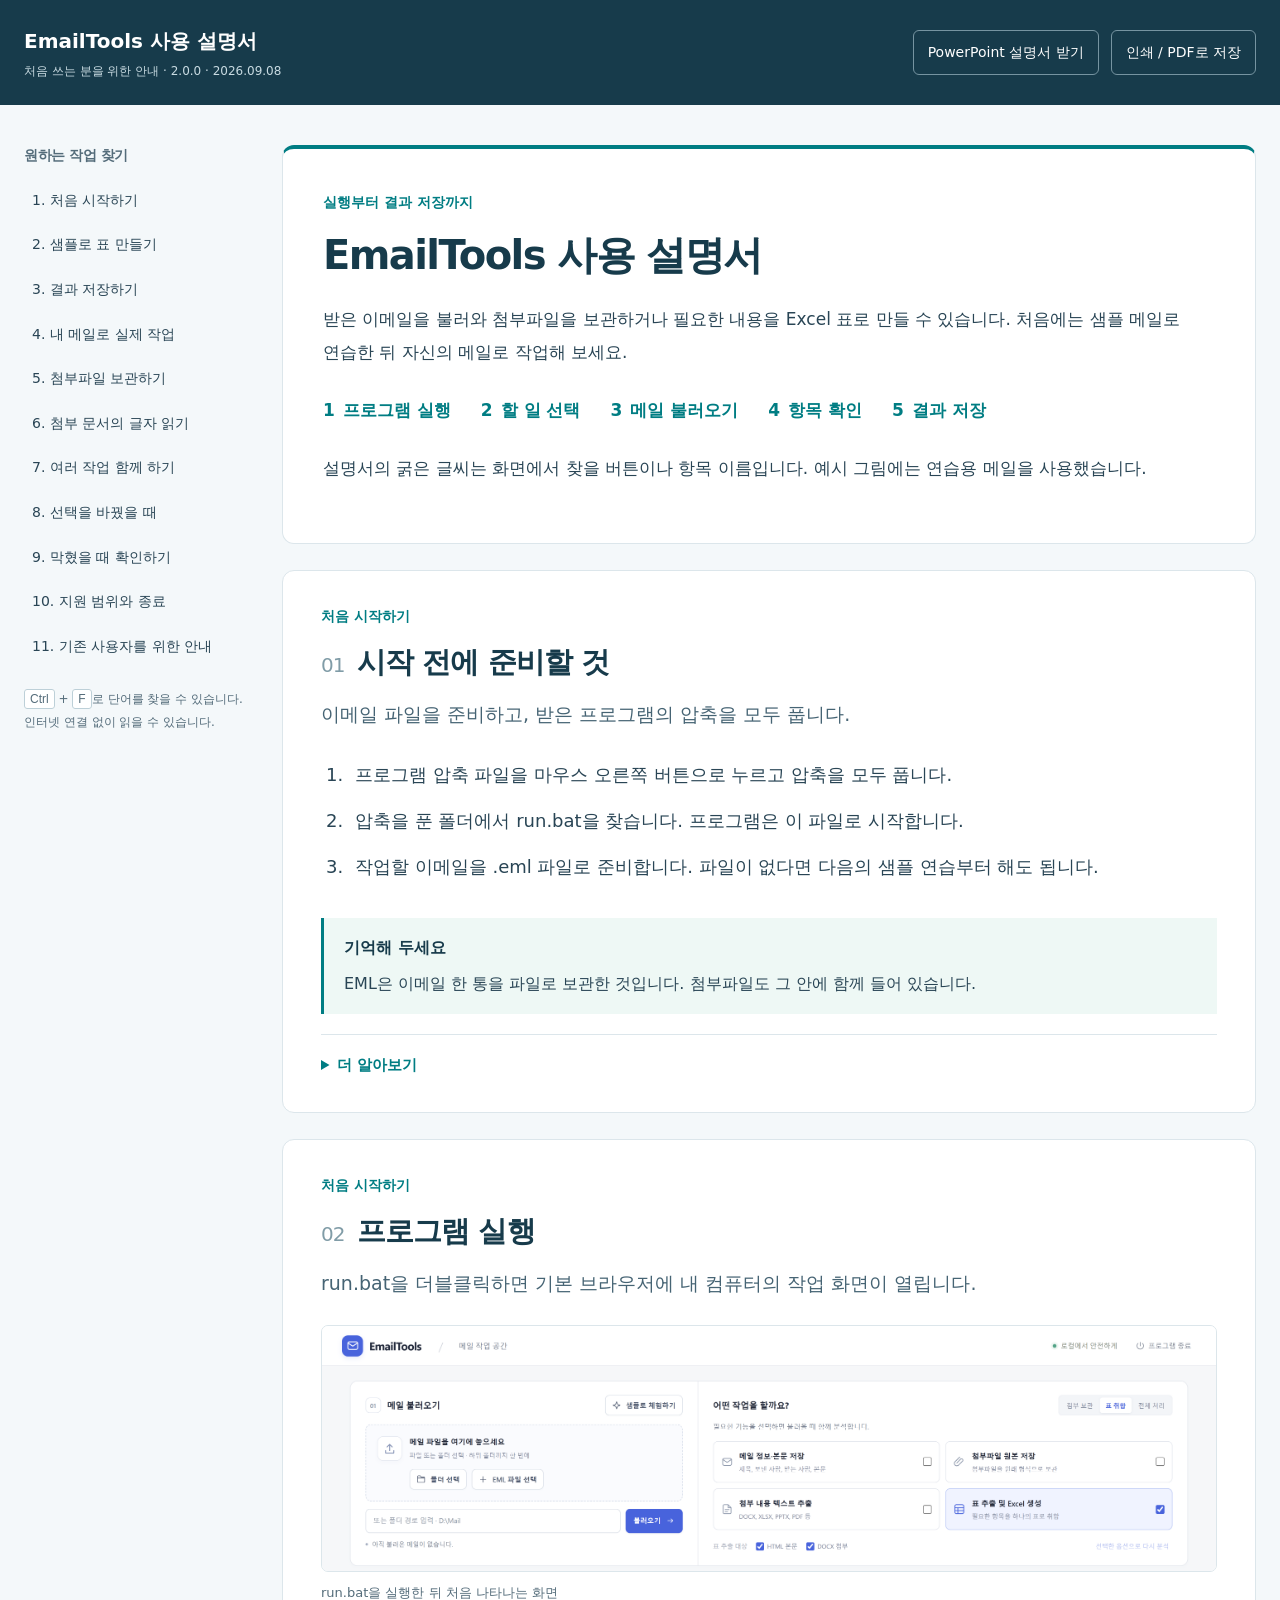
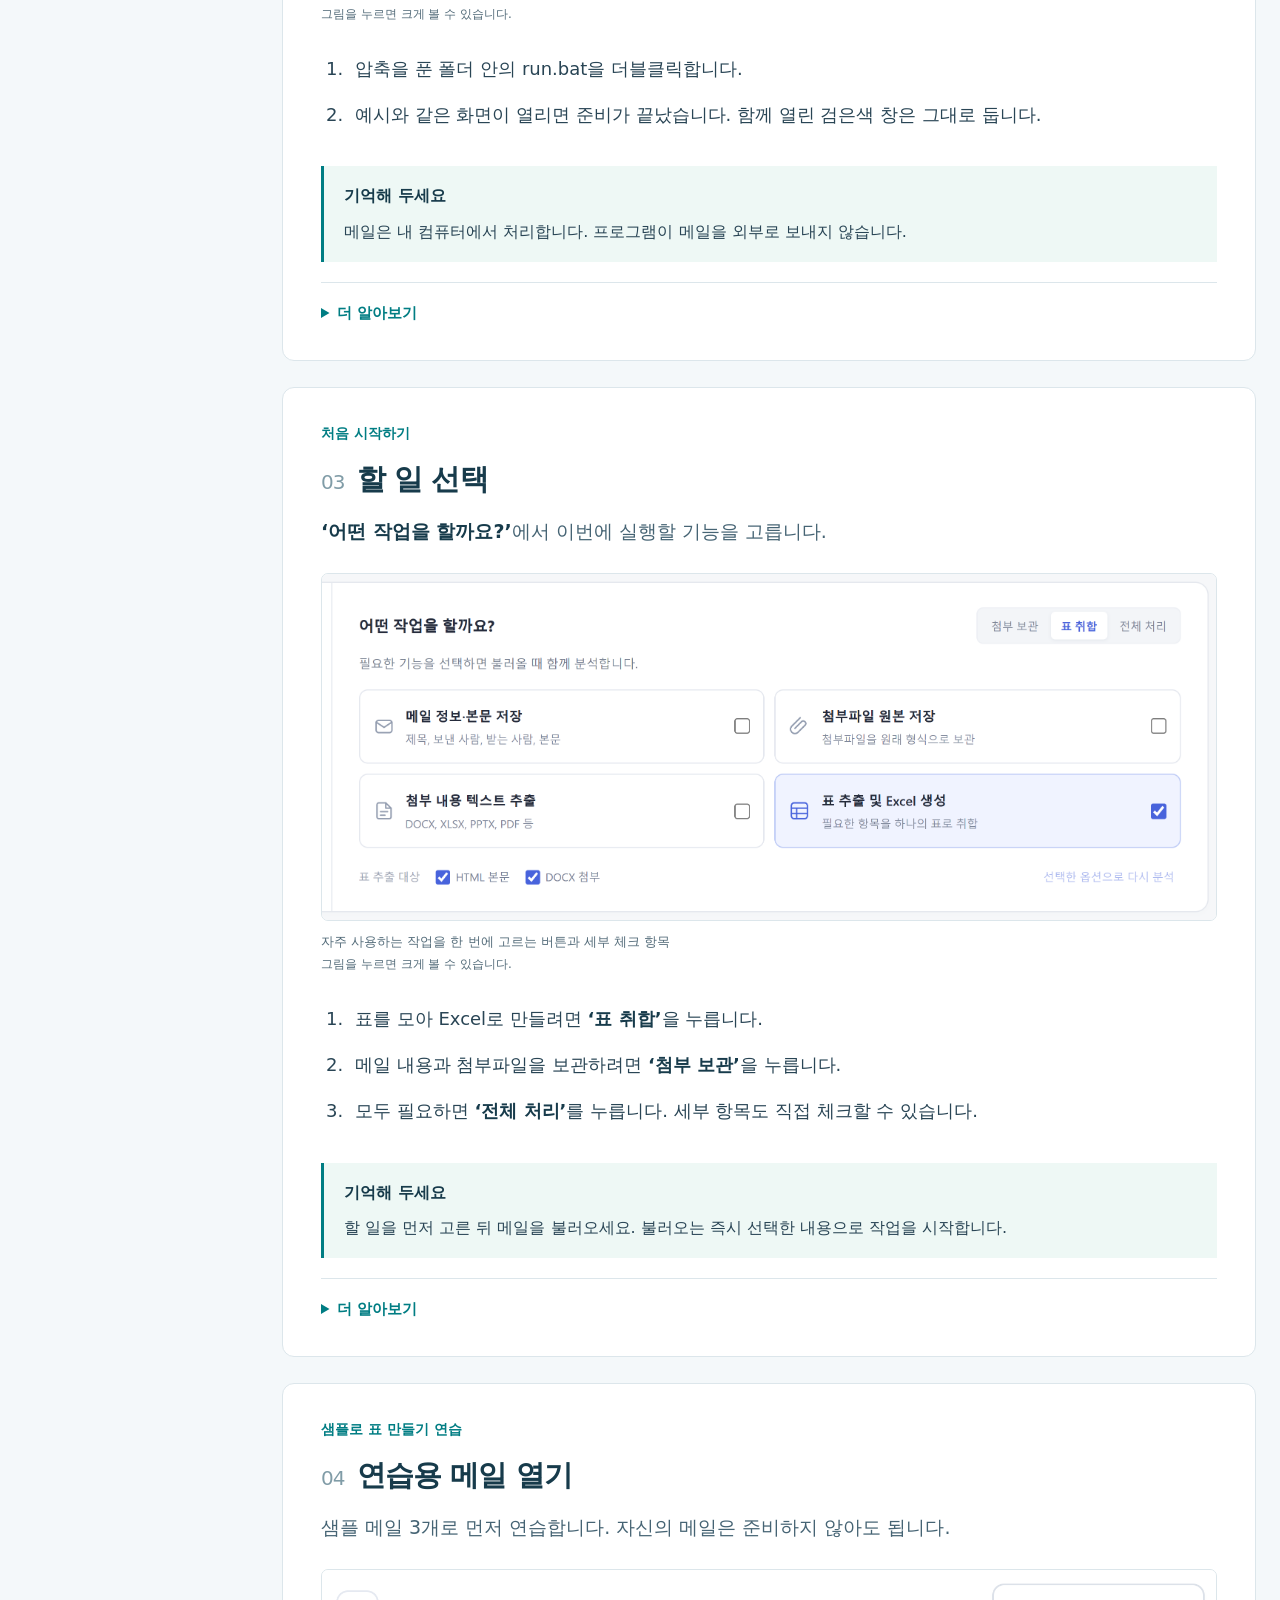
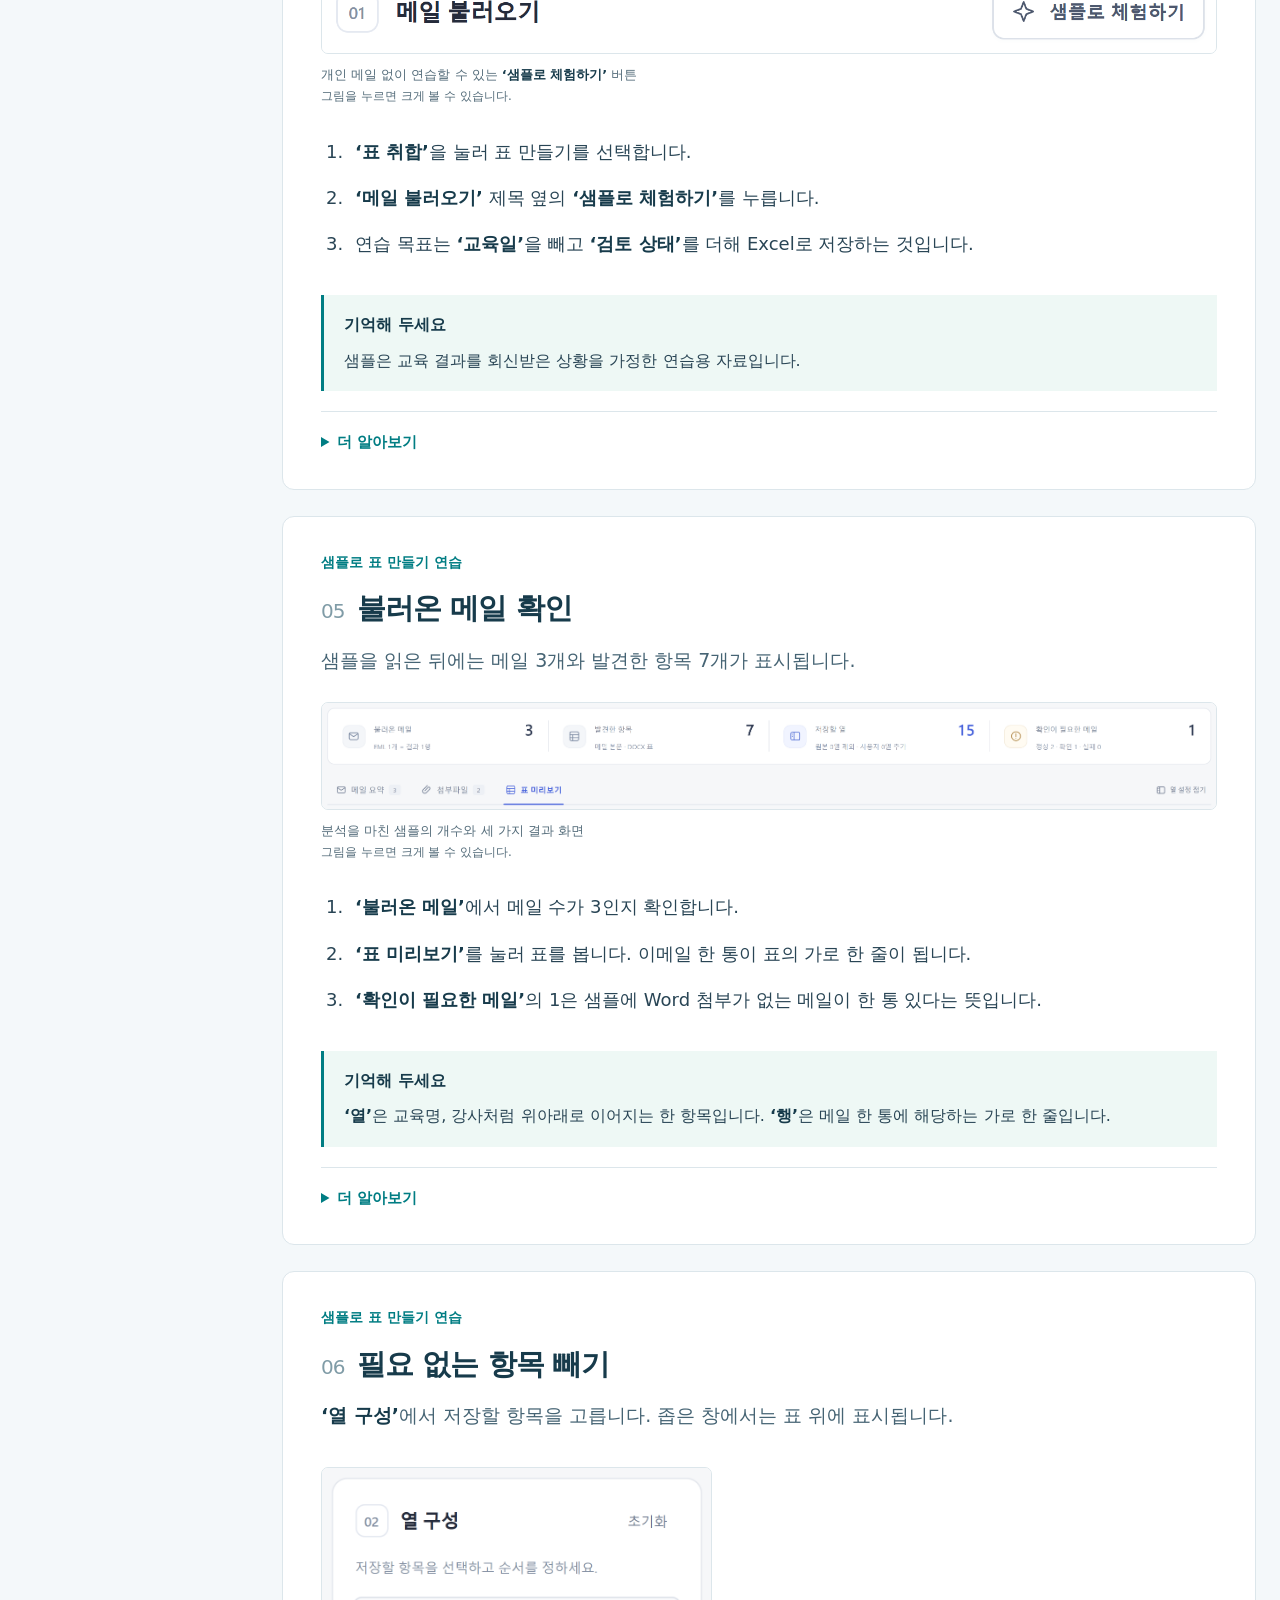
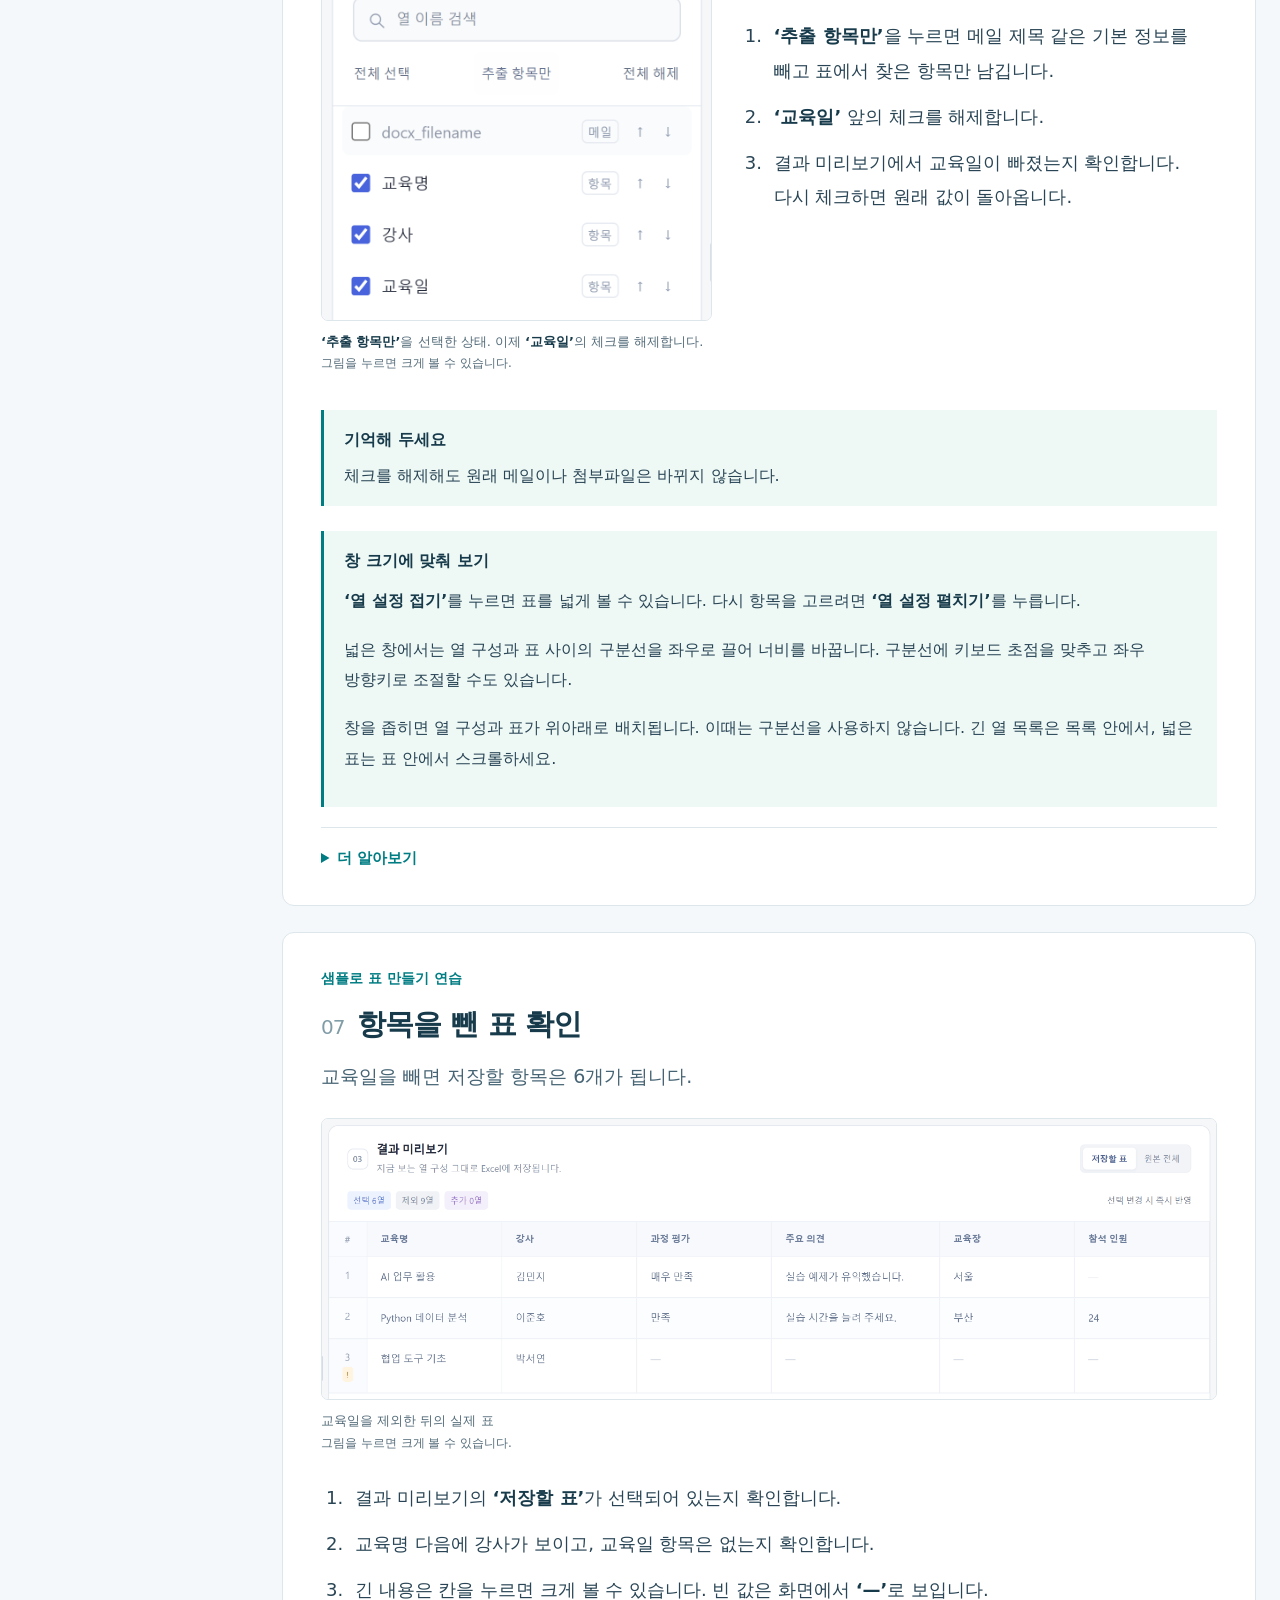
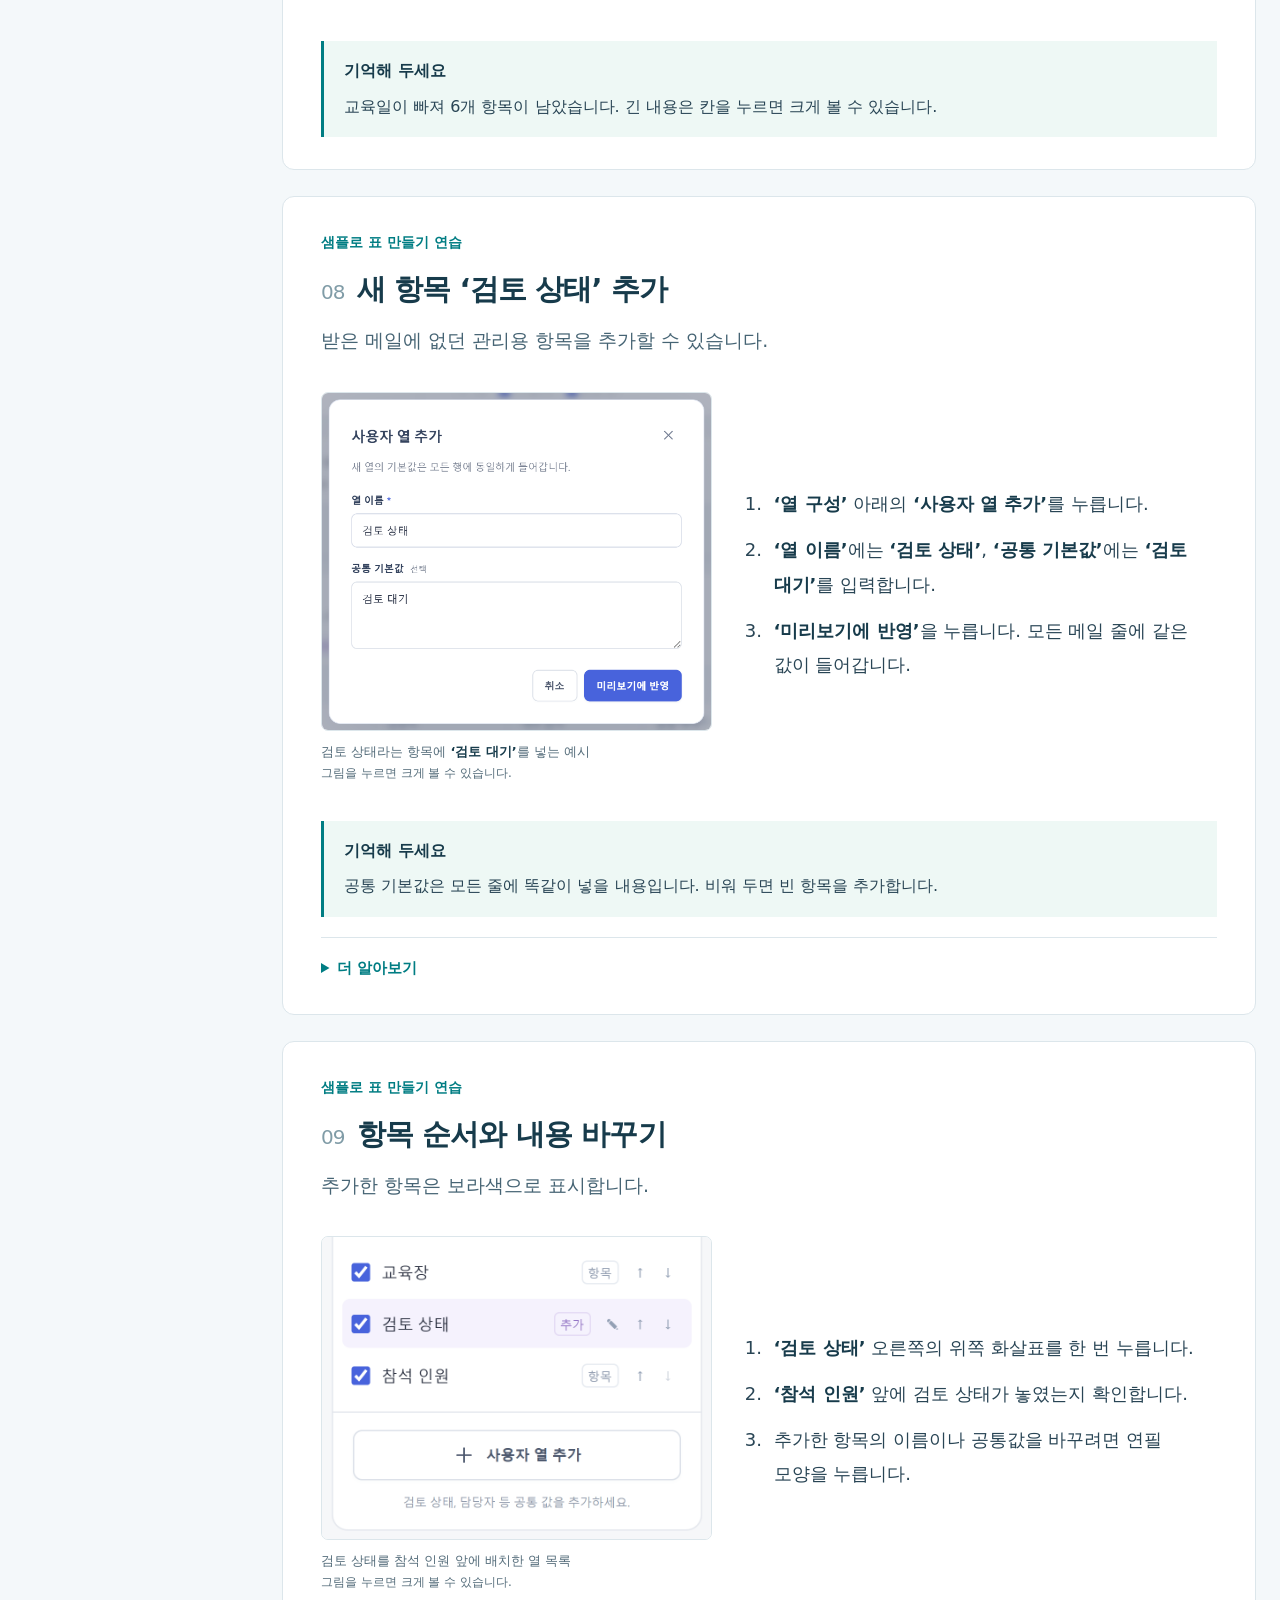
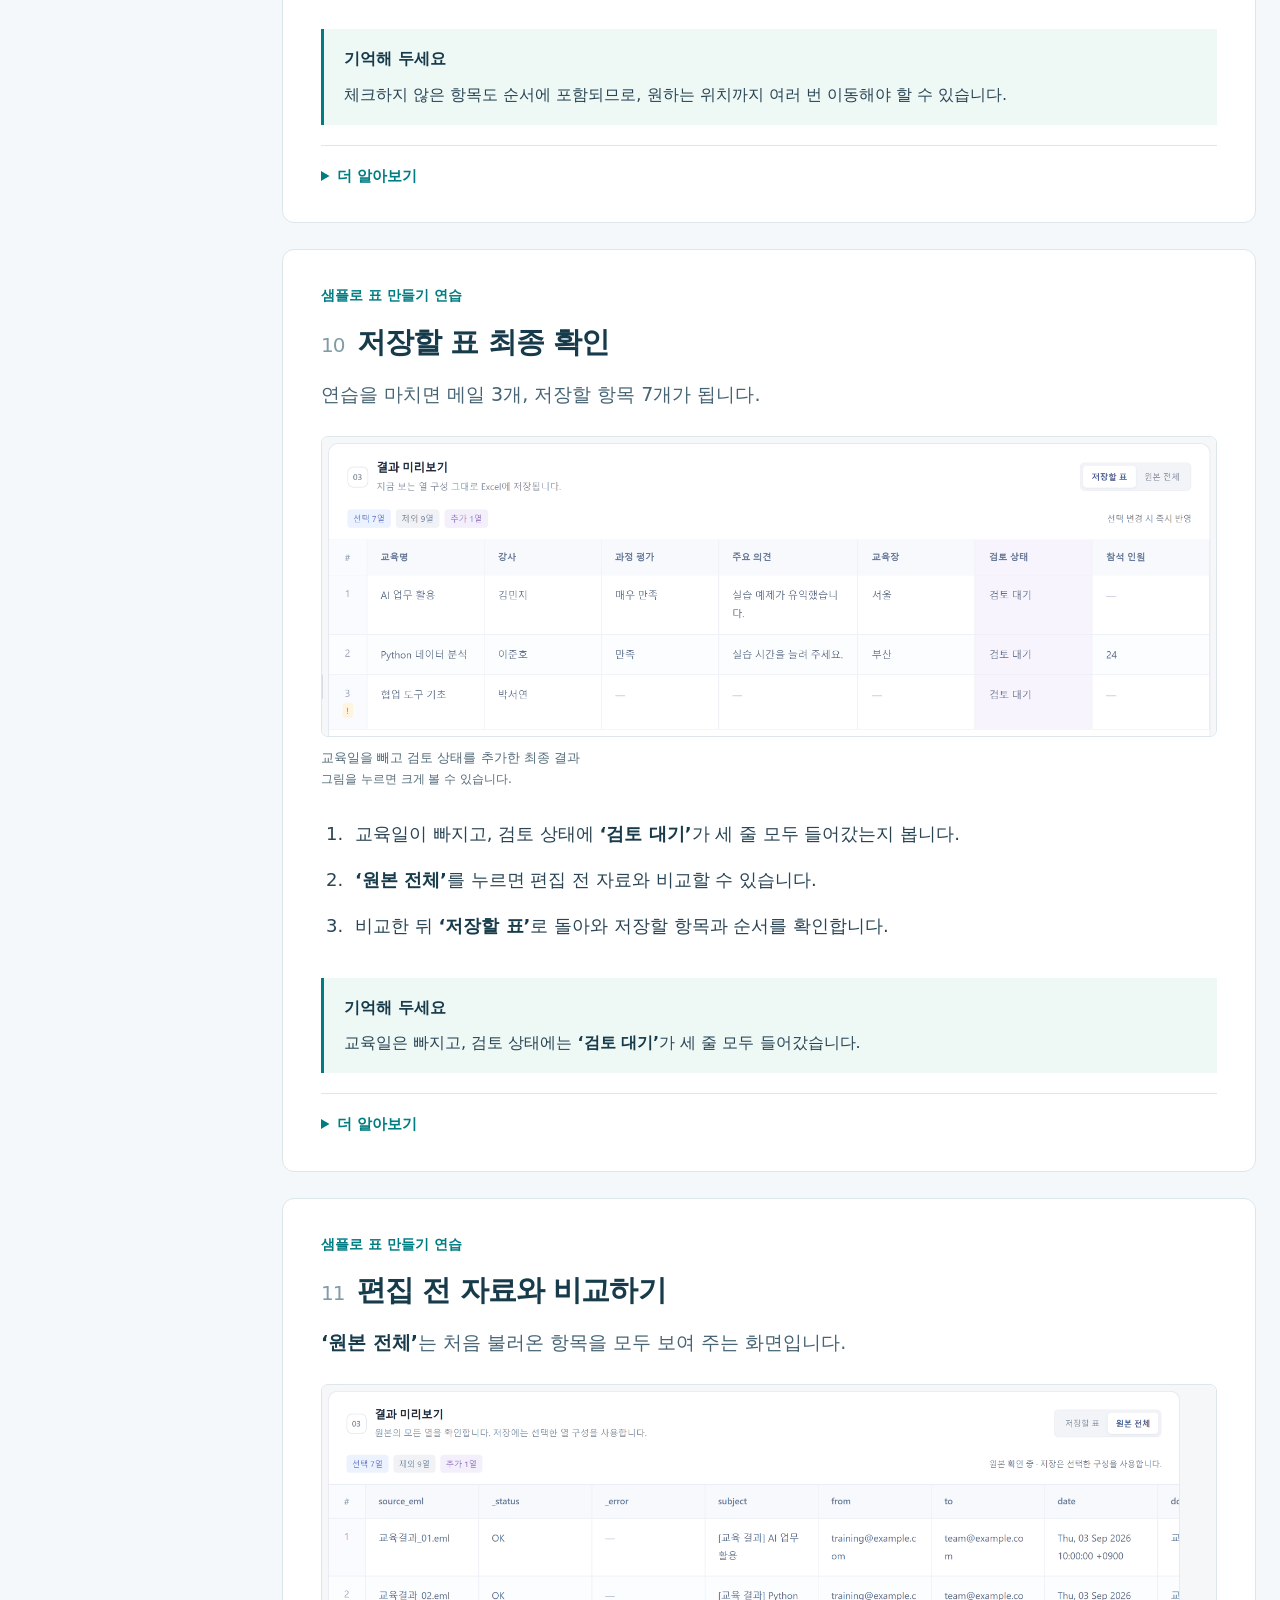
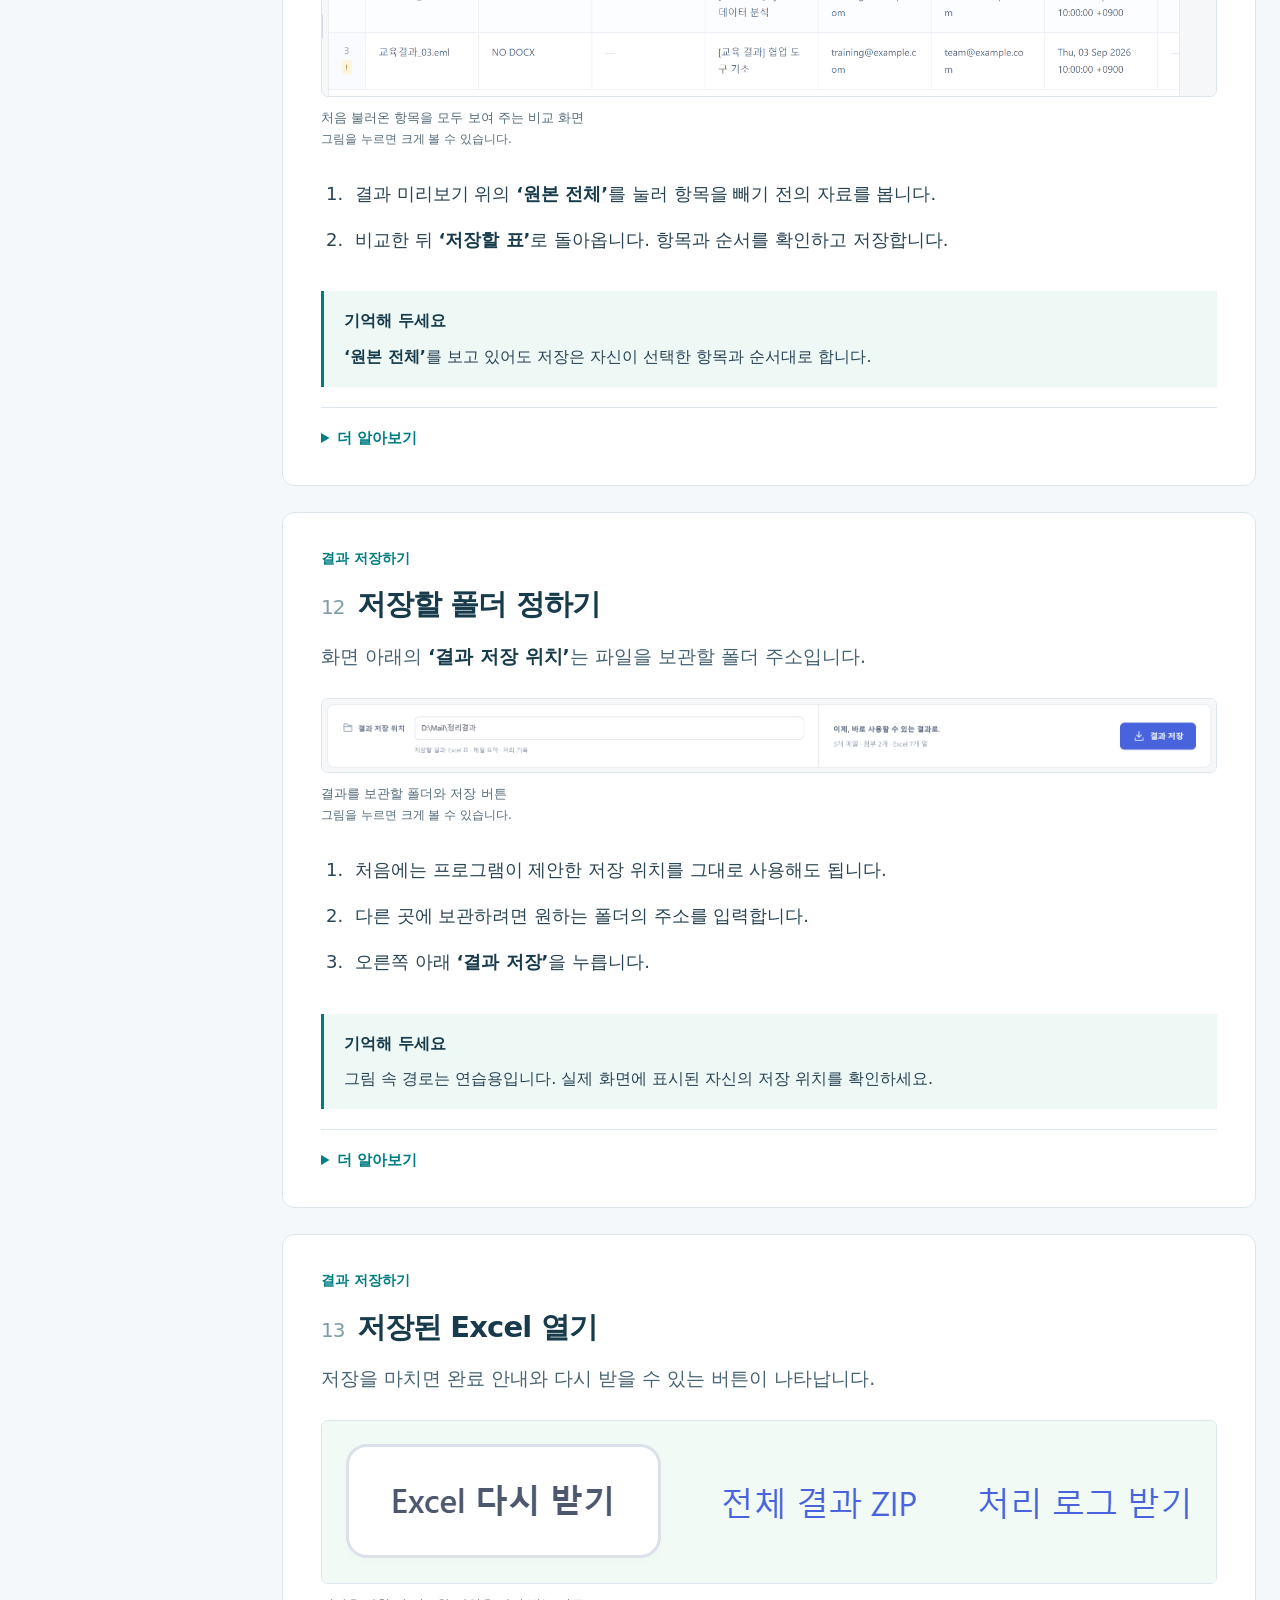
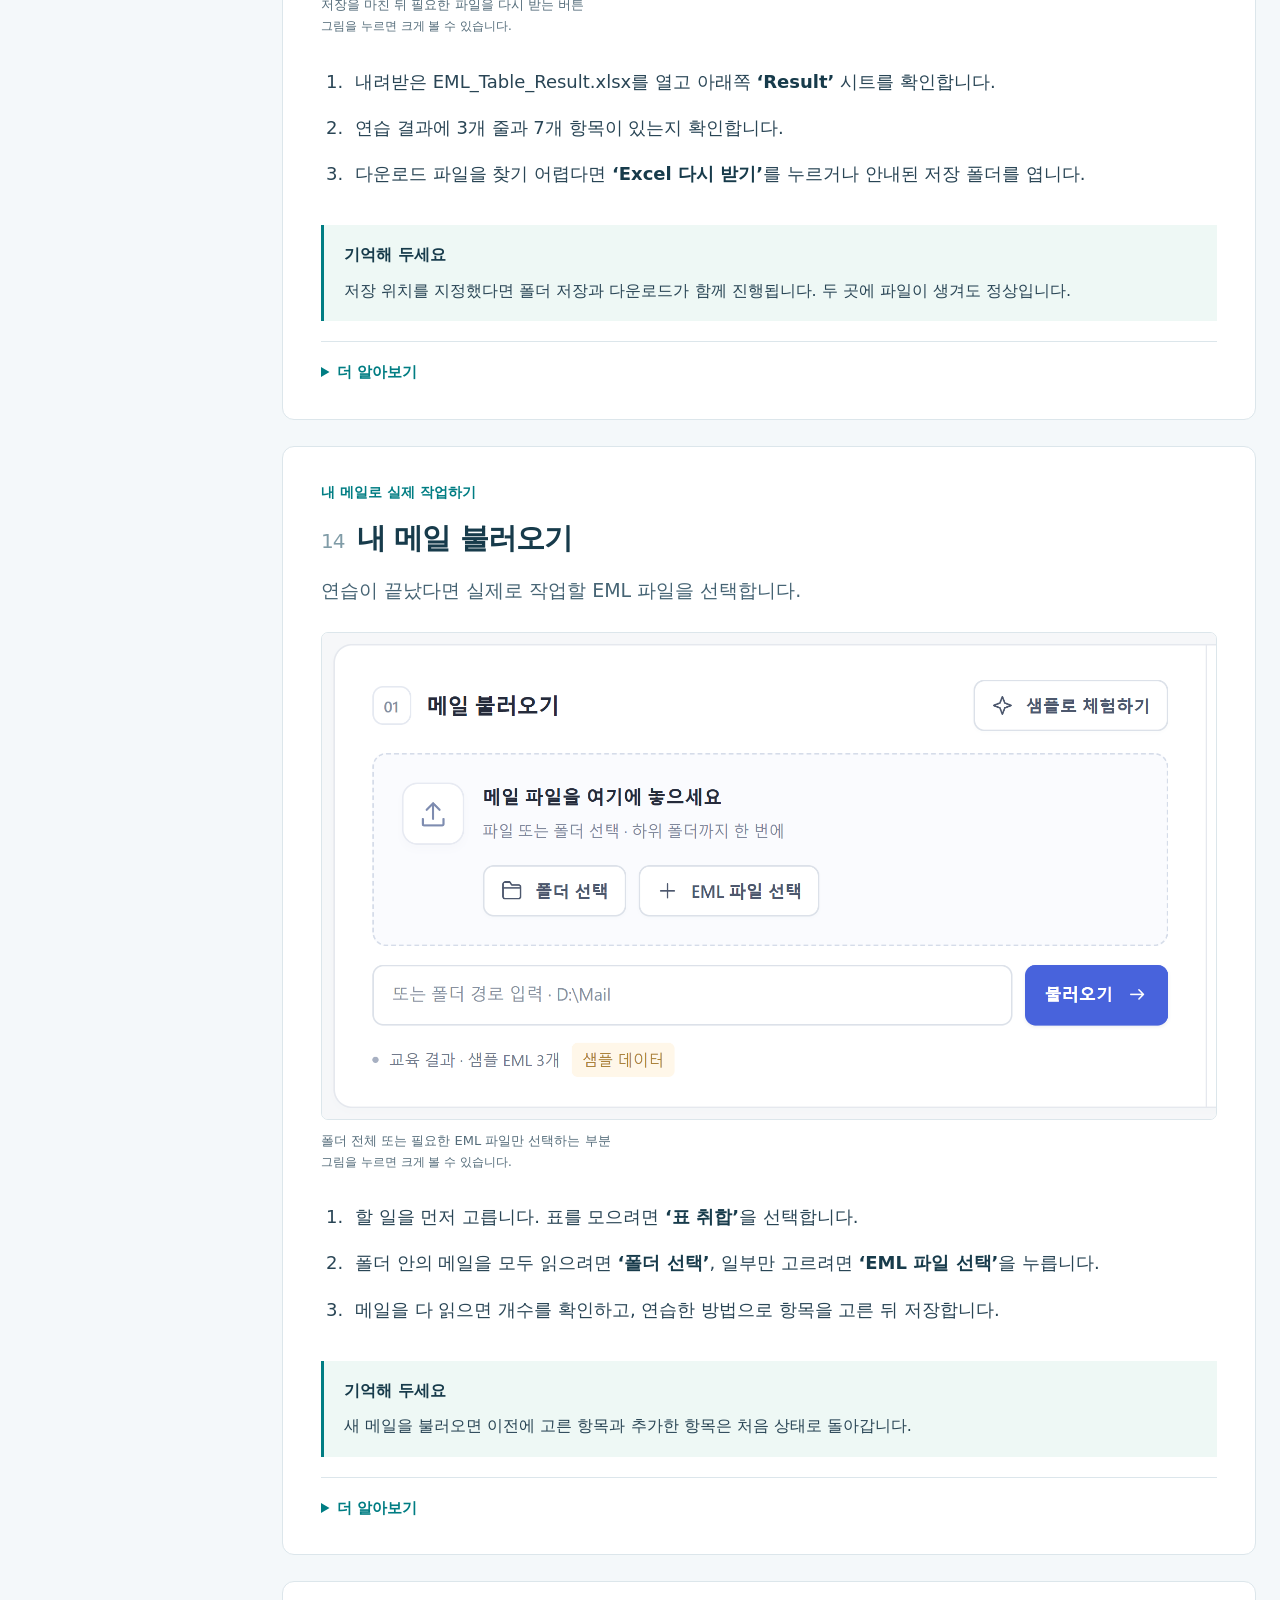
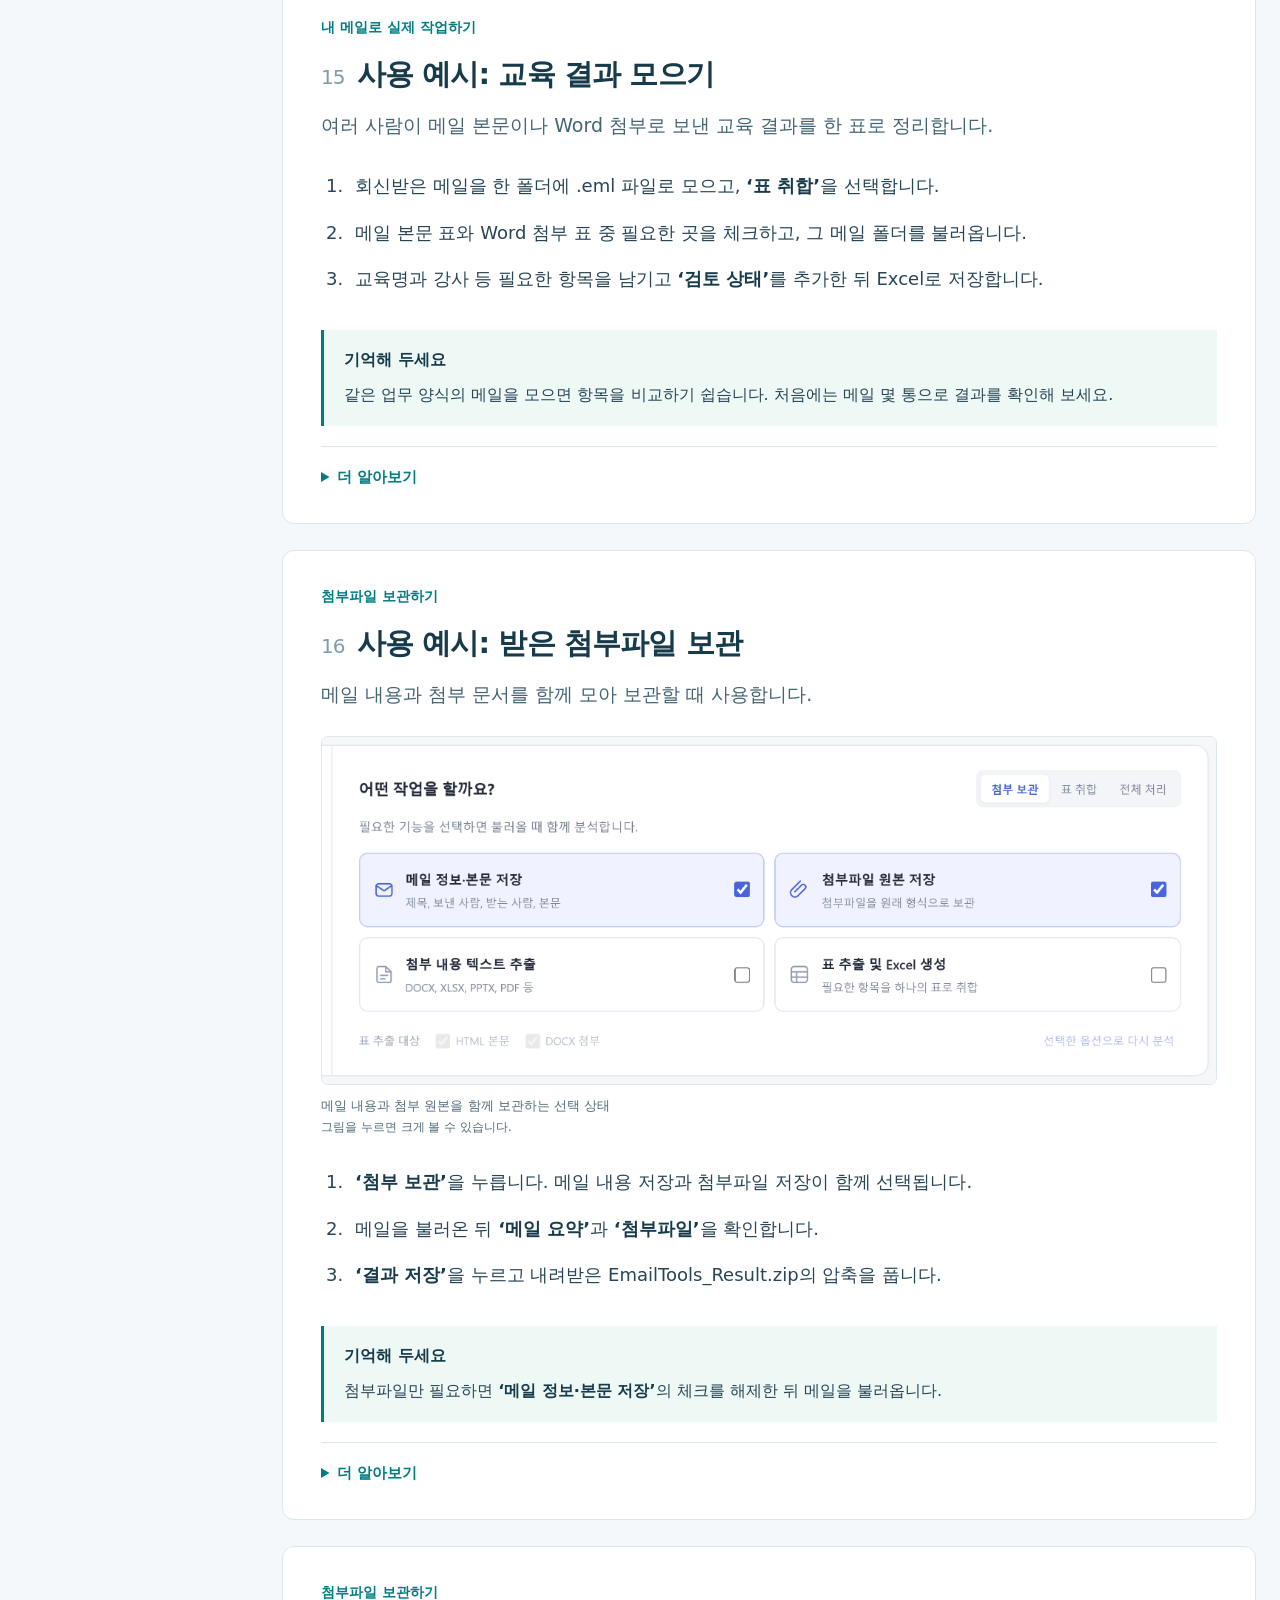
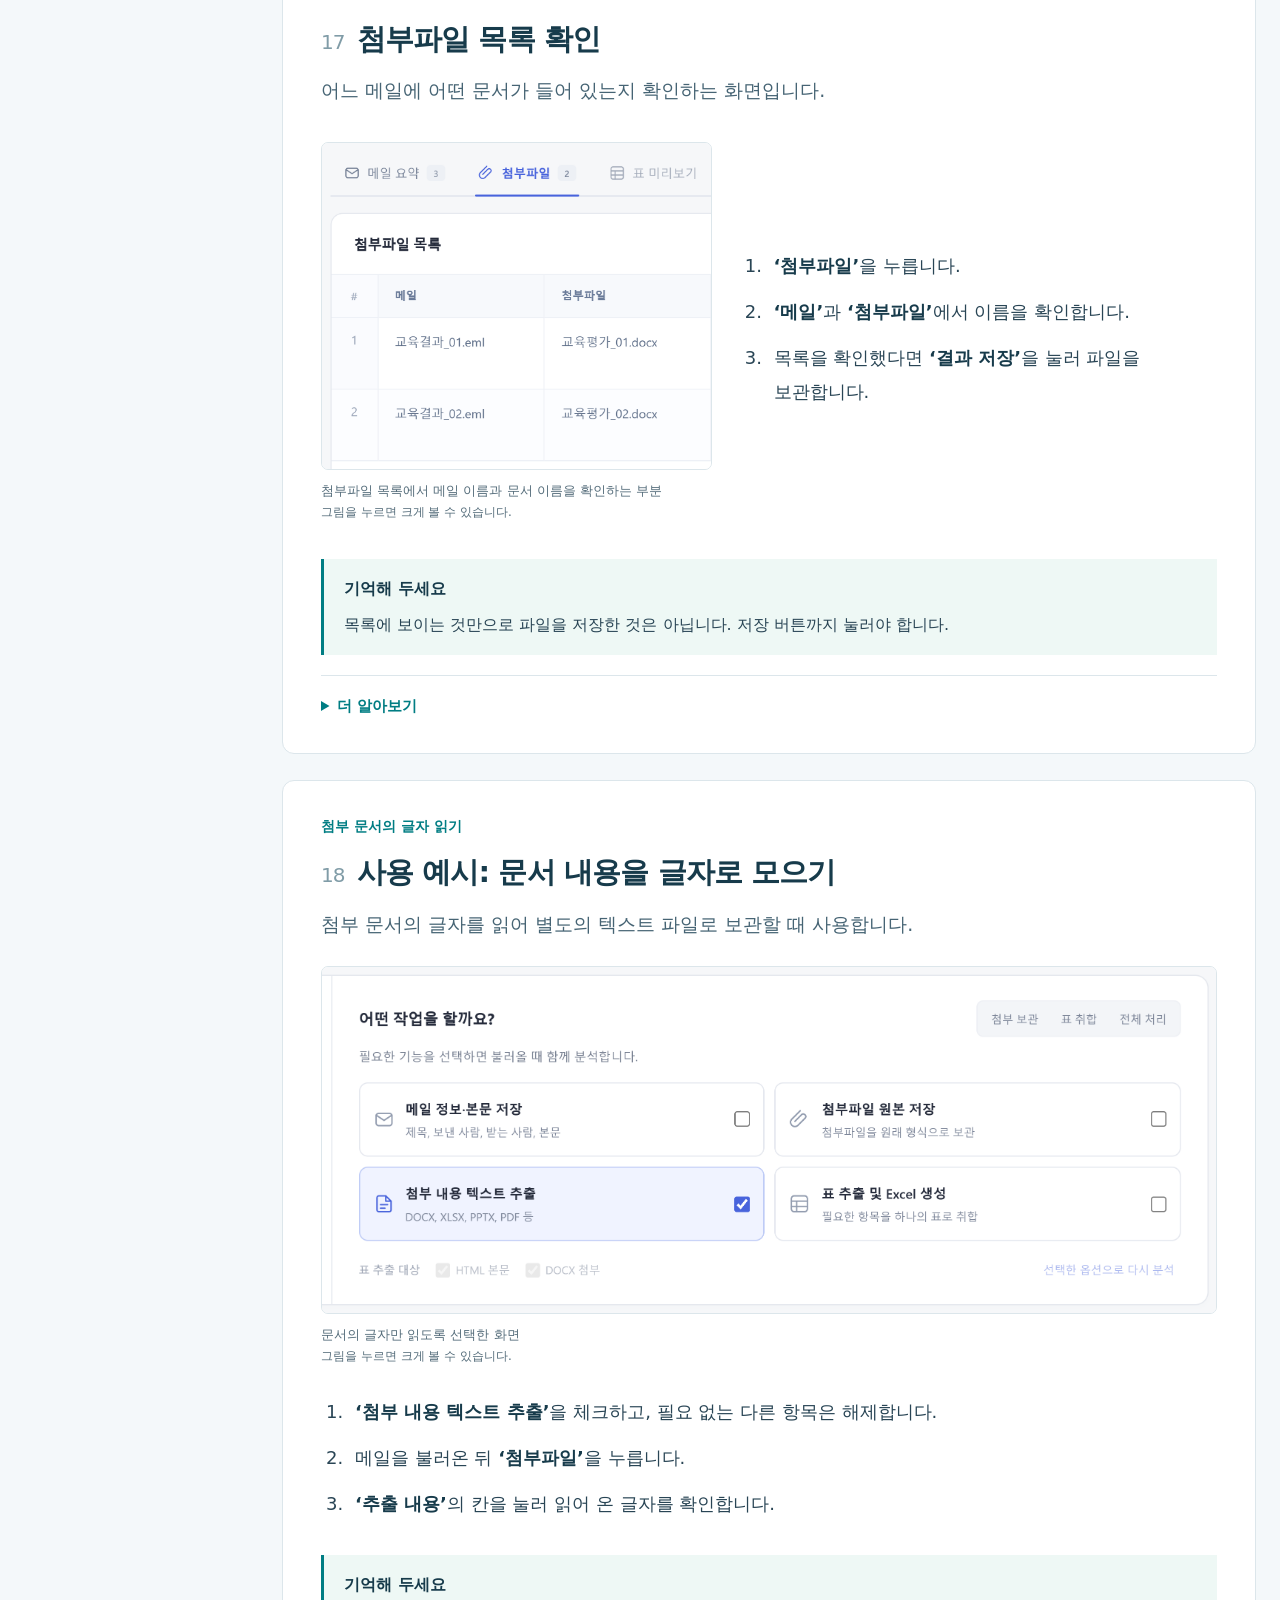
<file: docs/user-manual.html>
<!doctype html>
<html lang="ko"><head><meta charset="utf-8"><meta name="viewport" content="width=device-width,initial-scale=1">
<title>EmailTools 쉬운 사용 설명서</title><meta name="description" content="처음 쓰는 분을 위한 EmailTools 사용 설명서. 실제 화면을 보며 실행부터 표 편집, 첨부파일 보관과 결과 저장까지 따라 합니다."><link rel="icon" href="data:,">
<style>
:root{--navy:#173b4b;--teal:#007d83;--muted:#546c7a;--line:#dce6eb;--bg:#f4f8fa}*{box-sizing:border-box}html{scroll-padding-top:24px}body{margin:0;background:var(--bg);color:#294555;font:17px/1.9 'Malgun Gothic','맑은 고딕',system-ui,sans-serif;word-break:keep-all;overflow-wrap:anywhere}a{color:var(--teal);text-underline-offset:4px}a:focus-visible,button:focus-visible,summary:focus-visible{outline:3px solid #d19c27;outline-offset:4px}.skip{position:absolute;top:-100px;background:#fff;padding:10px;z-index:10}.skip:focus{top:10px}.top{padding:22px max(24px,calc((100vw - 1440px)/2));display:flex;justify-content:space-between;align-items:center;gap:24px;background:var(--navy);color:white}.top strong{font-size:20px;color:inherit}.top small{display:block;color:#c9dbe2;font-size:12px}.actions{display:flex;flex-wrap:wrap;gap:12px}.actions a,.actions button{color:white;background:none;font:inherit;font-size:14px;border:1px solid #7694a1;padding:8px 14px;border-radius:6px;text-decoration:none;cursor:pointer}.layout{max-width:1440px;display:grid;grid-template-columns:220px minmax(0,1fr);gap:38px;margin:auto;padding:40px 24px 72px}.sidebar{position:sticky;top:24px;align-self:start;max-height:calc(100vh - 48px);overflow:auto;font-size:14px}.sidebar h2{font-size:14px;margin:0 0 12px;color:var(--muted)}.sidebar ol{list-style:none;padding:0;margin:0}.sidebar a{display:block;padding:9px 8px;text-decoration:none;color:#294555;border-radius:5px}.sidebar a:hover{background:#dfefec;color:var(--teal)}.sidebar p{color:var(--muted);font-size:12px;margin-top:20px}main{min-width:0}.hero,section{background:#fff;border:1px solid var(--line);border-radius:12px;margin-bottom:26px;padding:32px 38px}.hero{border-top:4px solid var(--teal);padding:40px}.label{color:var(--teal);font-size:14px;font-weight:bold;margin:0 0 12px}h1,h2,h3,strong{color:var(--navy)}h1{font-size:40px;line-height:1.4;margin:0 0 20px;letter-spacing:-.04em}h2{font-size:29px;line-height:1.5;margin:0 0 12px;letter-spacing:-.03em}.step-number{color:#809ca7;margin-right:12px;font-size:20px;font-weight:400}.lede{font-size:19px;line-height:1.8;margin:0 0 22px;color:#466474}.intro-steps{display:flex;flex-wrap:wrap;gap:12px 30px;margin:26px 0;padding:0;list-style:none;font-weight:bold;color:var(--teal)}.intro-steps b{margin-right:8px}p{margin:10px 0 18px}.steps{padding-left:28px;margin:24px 0;font-size:18px}.steps li{padding:3px 0 9px 6px}.note{background:#eef8f5;border-left:3px solid var(--teal);padding:15px 20px;margin:25px 0 0;font-size:16px}.note>strong:first-child{display:block;margin-bottom:5px}figure{margin:25px 0}figure img{display:block;width:100%;height:auto;border:1px solid var(--line);border-radius:7px}figure.portrait{max-width:600px;margin:25px auto}figure.portrait img{max-height:620px;width:auto;max-width:100%;margin:auto}figcaption{font-size:13px;line-height:1.7;color:var(--muted);padding-top:10px}figcaption span{display:block;font-size:12px}.instruction-layout.split{display:grid;grid-template-columns:minmax(240px,.9fr) minmax(300px,1.1fr);gap:28px;align-items:center}.instruction-layout.split figure{margin:12px auto}.instruction-layout.split .steps{margin:12px 0}.extra{margin-top:20px;border-top:1px solid var(--line);padding-top:16px}.extra summary{cursor:pointer;color:var(--teal);font-weight:bold;font-size:15px}.extra p{font-size:16px;max-width:50em;margin-top:15px}.footer{font-size:13px;color:var(--muted);padding:8px 4px}kbd{font:12px Consolas,sans-serif;border:1px solid #bdd0d8;background:white;border-radius:3px;padding:2px 5px}
@media(max-width:1040px){.layout{grid-template-columns:1fr;gap:22px}.sidebar{position:static;max-height:none;border:1px solid var(--line);background:white;border-radius:8px;padding:18px}.sidebar ol{columns:2}.sidebar p{margin:12px 8px 0}.instruction-layout.split{grid-template-columns:minmax(200px,.8fr) minmax(300px,1.2fr)}}
@media(max-width:650px){body{font-size:16px}.top{padding:18px;align-items:flex-start;flex-direction:column;gap:14px}.layout{padding:18px 12px 40px}.hero,section{padding:24px 20px}h1{font-size:31px}h2{font-size:25px}.lede{font-size:17px}.steps{font-size:17px}.sidebar ol{columns:1}.instruction-layout.split{display:block}.instruction-layout.split figure{max-width:440px;margin:22px auto}.step-number{font-size:17px}.intro-steps{display:block}.intro-steps li{margin:9px 0}}
@media print{@page{size:A4;margin:17mm}body{font-size:10pt;line-height:1.65;background:#fff;color:#111}.top{background:#fff;color:#111;padding:0 0 12px;border-bottom:1px solid #aaa}.top small{color:#555}.actions,.sidebar,.skip,.back-top{display:none}.layout{display:block;padding:18px 0}.hero,section{border:0;border-radius:0;padding:0;margin:0 0 28px;break-inside:auto}.hero{padding-bottom:22px;border-bottom:1px solid #bbb}h1{font-size:25pt}h2{font-size:18pt;break-after:avoid}.label{font-size:10pt}.lede,.steps{font-size:11pt}.note{font-size:10pt;break-inside:avoid;print-color-adjust:exact}.instruction-layout.split{display:block}figure,li{break-inside:avoid}figure img{max-height:130mm;object-fit:contain}figure.portrait img{max-height:105mm}.extra summary{font-size:10pt}.extra p{font-size:10pt}figcaption span{display:none}a{color:#111}p{orphans:3;widows:3}}
</style></head><body id="top"><a class="skip" href="#manual">본문으로 바로 가기</a>
<header class="top"><div><strong>EmailTools 사용 설명서</strong><small>처음 쓰는 분을 위한 안내 · 2.0.0 · 2026.09.08</small></div><div class="actions"><a href="EmailTools_User_Manual.pptx" download>PowerPoint 설명서 받기</a><button type="button" onclick="window.print()">인쇄 / PDF로 저장</button></div></header>
<div class="layout"><nav class="sidebar" aria-label="설명서 목차"><h2>원하는 작업 찾기</h2><ol><li><a href="#start">1. 처음 시작하기</a></li><li><a href="#quickstart">2. 샘플로 표 만들기</a></li><li><a href="#save">3. 결과 저장하기</a></li><li><a href="#input">4. 내 메일로 실제 작업</a></li><li><a href="#attachments">5. 첨부파일 보관하기</a></li><li><a href="#text">6. 첨부 문서의 글자 읽기</a></li><li><a href="#all">7. 여러 작업 함께 하기</a></li><li><a href="#reanalyze">8. 선택을 바꿨을 때</a></li><li><a href="#status">9. 막혔을 때 확인하기</a></li><li><a href="#limits">10. 지원 범위와 종료</a></li><li><a href="#legacy">11. 기존 사용자를 위한 안내</a></li></ol><p><kbd>Ctrl</kbd> + <kbd>F</kbd>로 단어를 찾을 수 있습니다.<br>인터넷 연결 없이 읽을 수 있습니다.</p></nav>
<main id="manual"><div class="hero"><p class="label">실행부터 결과 저장까지</p><h1>EmailTools 사용 설명서</h1><p>받은 이메일을 불러와 첨부파일을 보관하거나 필요한 내용을 Excel 표로 만들 수 있습니다. 처음에는 샘플 메일로 연습한 뒤 자신의 메일로 작업해 보세요.</p><ol class="intro-steps"><li><b>1</b>프로그램 실행</li><li><b>2</b>할 일 선택</li><li><b>3</b>메일 불러오기</li><li><b>4</b>항목 확인</li><li><b>5</b>결과 저장</li></ol><p>설명서의 굵은 글씨는 화면에서 찾을 버튼이나 항목 이름입니다. 예시 그림에는 연습용 메일을 사용했습니다.</p></div>
<section id="start" aria-labelledby="title-start"><p class="label">처음 시작하기</p><h2 id="title-start"><span class="step-number">01</span>시작 전에 준비할 것</h2><p class="lede">이메일 파일을 준비하고, 받은 프로그램의 압축을 모두 풉니다.</p><div class="instruction-layout "><ol class="steps"><li>프로그램 압축 파일을 마우스 오른쪽 버튼으로 누르고 압축을 모두 풉니다.</li><li>압축을 푼 폴더에서 run.bat을 찾습니다. 프로그램은 이 파일로 시작합니다.</li><li>작업할 이메일을 .eml 파일로 준비합니다. 파일이 없다면 다음의 샘플 연습부터 해도 됩니다.</li></ol></div><aside class="note"><strong>기억해 두세요</strong>EML은 이메일 한 통을 파일로 보관한 것입니다. 첨부파일도 그 안에 함께 들어 있습니다.</aside><details class="extra"><summary>더 알아보기</summary><p>받은 압축 파일의 이름은 EmailTools_v2.0.0_portable.zip입니다. 압축 파일 안에서 바로 실행하지 말고, 먼저 압축을 모두 풀어 주세요.</p><p>프로그램을 다른 곳으로 옮길 때는 폴더 전체를 옮깁니다. run.bat만 따로 복사하면 실행에 필요한 다른 파일을 찾지 못합니다.</p><p>이메일을 EML로 저장하는 방법은 사용 중인 메일 프로그램마다 다릅니다. 문서 파일만 가지고 있다면, 그 문서가 첨부된 이메일을 EML로 준비해 주세요.</p></details></section>
<section id="launch" aria-labelledby="title-launch"><p class="label">처음 시작하기</p><h2 id="title-launch"><span class="step-number">02</span>프로그램 실행</h2><p class="lede">run.bat을 더블클릭하면 기본 브라우저에 내 컴퓨터의 작업 화면이 열립니다.</p><div class="instruction-layout "><figure class=""><a href="manual-images/01-first-screen.png" target="_blank" rel="noopener"><img src="manual-images/01-first-screen.png" alt="run.bat을 실행한 뒤 처음 나타나는 화면" loading="lazy"></a><figcaption>run.bat을 실행한 뒤 처음 나타나는 화면<span>그림을 누르면 크게 볼 수 있습니다.</span></figcaption></figure><ol class="steps"><li>압축을 푼 폴더 안의 run.bat을 더블클릭합니다.</li><li>예시와 같은 화면이 열리면 준비가 끝났습니다. 함께 열린 검은색 창은 그대로 둡니다.</li></ol></div><aside class="note"><strong>기억해 두세요</strong>메일은 내 컴퓨터에서 처리합니다. 프로그램이 메일을 외부로 보내지 않습니다.</aside><details class="extra"><summary>더 알아보기</summary><p>실행 순서는 run.bat → 내장 Python → 내 컴퓨터의 로컬 서버 → 브라우저입니다. 주소가 127.0.0.1로 시작해도 정상입니다. 이번 화면 디자인 변경 후에도 실행·분석·저장 방식은 같습니다.</p><p>화면 위쪽에는 프로그램 이름과 종료 버튼이 있습니다. <strong>‘샘플로 체험하기’</strong>는 아래 <strong>‘메일 불러오기’</strong> 제목 옆에 있습니다.</p><p>화면이 저절로 열리지 않으면 검은색 창에 표시된 http://로 시작하는 주소 전체를 복사해 주소창에 붙여 넣으세요. 다시 실행했을 때는 새 주소를 사용합니다.</p></details></section>
<section id="options" aria-labelledby="title-options"><p class="label">처음 시작하기</p><h2 id="title-options"><span class="step-number">03</span>할 일 선택</h2><p class="lede"><strong>‘어떤 작업을 할까요?’</strong>에서 이번에 실행할 기능을 고릅니다.</p><div class="instruction-layout "><figure class=""><a href="manual-images/02-choose-work.png" target="_blank" rel="noopener"><img src="manual-images/02-choose-work.png" alt="자주 사용하는 작업을 한 번에 고르는 버튼과 세부 체크 항목" loading="lazy"></a><figcaption>자주 사용하는 작업을 한 번에 고르는 버튼과 세부 체크 항목<span>그림을 누르면 크게 볼 수 있습니다.</span></figcaption></figure><ol class="steps"><li>표를 모아 Excel로 만들려면 <strong>‘표 취합’</strong>을 누릅니다.</li><li>메일 내용과 첨부파일을 보관하려면 <strong>‘첨부 보관’</strong>을 누릅니다.</li><li>모두 필요하면 <strong>‘전체 처리’</strong>를 누릅니다. 세부 항목도 직접 체크할 수 있습니다.</li></ol></div><aside class="note"><strong>기억해 두세요</strong>할 일을 먼저 고른 뒤 메일을 불러오세요. 불러오는 즉시 선택한 내용으로 작업을 시작합니다.</aside><details class="extra"><summary>더 알아보기</summary><p><strong>‘메일 정보·본문 저장’</strong>은 메일 제목, 보낸 사람, 본문 등을 글자 파일로 보관합니다. <strong>‘첨부파일 원본 저장’</strong>은 받은 문서를 원래 형식으로 보관합니다.</p><p><strong>‘첨부 내용 텍스트 추출’</strong>은 첨부 문서에서 글자를 읽어 따로 보관하는 기능입니다. <strong>‘표 추출 및 Excel 생성’</strong>은 항목을 찾아 하나의 표로 모으는 기능입니다.</p><p>표를 가져올 곳은 <strong>‘HTML 본문’</strong>과 <strong>‘DOCX 첨부’</strong> 중에서 고릅니다. HTML 메일 본문은 메일 내용 안의 표, DOCX 첨부는 Word 문서 안의 표를 뜻합니다.</p></details></section>
<section id="quickstart" aria-labelledby="title-quickstart"><p class="label">샘플로 표 만들기 연습</p><h2 id="title-quickstart"><span class="step-number">04</span>연습용 메일 열기</h2><p class="lede">샘플 메일 3개로 먼저 연습합니다. 자신의 메일은 준비하지 않아도 됩니다.</p><div class="instruction-layout "><figure class=""><a href="manual-images/03-open-sample.png" target="_blank" rel="noopener"><img src="manual-images/03-open-sample.png" alt="개인 메일 없이 연습할 수 있는 ‘샘플로 체험하기’ 버튼" loading="lazy"></a><figcaption>개인 메일 없이 연습할 수 있는 <strong>‘샘플로 체험하기’</strong> 버튼<span>그림을 누르면 크게 볼 수 있습니다.</span></figcaption></figure><ol class="steps"><li><strong>‘표 취합’</strong>을 눌러 표 만들기를 선택합니다.</li><li><strong>‘메일 불러오기’</strong> 제목 옆의 <strong>‘샘플로 체험하기’</strong>를 누릅니다.</li><li>연습 목표는 <strong>‘교육일’</strong>을 빼고 <strong>‘검토 상태’</strong>를 더해 Excel로 저장하는 것입니다.</li></ol></div><aside class="note"><strong>기억해 두세요</strong>샘플은 교육 결과를 회신받은 상황을 가정한 연습용 자료입니다.</aside><details class="extra"><summary>더 알아보기</summary><p>샘플을 불러오면 교육명, 강사, 교육일 같은 항목을 모아 보여 줍니다. 다음 페이지부터 차례대로 따라 해 보세요.</p></details></section>
<section id="screen" aria-labelledby="title-screen"><p class="label">샘플로 표 만들기 연습</p><h2 id="title-screen"><span class="step-number">05</span>불러온 메일 확인</h2><p class="lede">샘플을 읽은 뒤에는 메일 3개와 발견한 항목 7개가 표시됩니다.</p><div class="instruction-layout "><figure class=""><a href="manual-images/04-mail-count.png" target="_blank" rel="noopener"><img src="manual-images/04-mail-count.png" alt="분석을 마친 샘플의 개수와 세 가지 결과 화면" loading="lazy"></a><figcaption>분석을 마친 샘플의 개수와 세 가지 결과 화면<span>그림을 누르면 크게 볼 수 있습니다.</span></figcaption></figure><ol class="steps"><li><strong>‘불러온 메일’</strong>에서 메일 수가 3인지 확인합니다.</li><li><strong>‘표 미리보기’</strong>를 눌러 표를 봅니다. 이메일 한 통이 표의 가로 한 줄이 됩니다.</li><li><strong>‘확인이 필요한 메일’</strong>의 1은 샘플에 Word 첨부가 없는 메일이 한 통 있다는 뜻입니다.</li></ol></div><aside class="note"><strong>기억해 두세요</strong><strong>‘열’</strong>은 교육명, 강사처럼 위아래로 이어지는 한 항목입니다. <strong>‘행’</strong>은 메일 한 통에 해당하는 가로 한 줄입니다.</aside><details class="extra"><summary>더 알아보기</summary><p><strong>‘발견한 항목’</strong>은 메일에서 찾아낸 표 항목의 수입니다. <strong>‘저장할 열’</strong>에는 메일 제목 등 기본 정보가 포함될 수 있어 두 숫자가 다를 수 있습니다.</p><p>표 아래 화살표로 다음 25개 행을 볼 수 있습니다. 저장할 때는 화면에 보이는 페이지만이 아니라 모든 행을 저장합니다.</p></details></section>
<section id="columns" aria-labelledby="title-columns"><p class="label">샘플로 표 만들기 연습</p><h2 id="title-columns"><span class="step-number">06</span>필요 없는 항목 빼기</h2><p class="lede"><strong>‘열 구성’</strong>에서 저장할 항목을 고릅니다. 좁은 창에서는 표 위에 표시됩니다.</p><div class="instruction-layout split"><figure class="portrait"><a href="manual-images/05-choose-columns.png" target="_blank" rel="noopener"><img src="manual-images/05-choose-columns.png" alt="‘추출 항목만’을 선택한 상태. 이제 ‘교육일’의 체크를 해제합니다." loading="lazy"></a><figcaption><strong>‘추출 항목만’</strong>을 선택한 상태. 이제 <strong>‘교육일’</strong>의 체크를 해제합니다.<span>그림을 누르면 크게 볼 수 있습니다.</span></figcaption></figure><ol class="steps"><li><strong>‘추출 항목만’</strong>을 누르면 메일 제목 같은 기본 정보를 빼고 표에서 찾은 항목만 남깁니다.</li><li><strong>‘교육일’</strong> 앞의 체크를 해제합니다.</li><li>결과 미리보기에서 교육일이 빠졌는지 확인합니다. 다시 체크하면 원래 값이 돌아옵니다.</li></ol></div><aside class="note"><strong>기억해 두세요</strong>체크를 해제해도 원래 메일이나 첨부파일은 바뀌지 않습니다.</aside><aside class="note"><strong>창 크기에 맞춰 보기</strong><p><strong>‘열 설정 접기’</strong>를 누르면 표를 넓게 볼 수 있습니다. 다시 항목을 고르려면 <strong>‘열 설정 펼치기’</strong>를 누릅니다.</p><p>넓은 창에서는 열 구성과 표 사이의 구분선을 좌우로 끌어 너비를 바꿉니다. 구분선에 키보드 초점을 맞추고 좌우 방향키로 조절할 수도 있습니다.</p><p>창을 좁히면 열 구성과 표가 위아래로 배치됩니다. 이때는 구분선을 사용하지 않습니다. 긴 열 목록은 목록 안에서, 넓은 표는 표 안에서 스크롤하세요.</p></aside><details class="extra"><summary>더 알아보기</summary><p>찾는 항목이 안 보이면 <strong>‘열 이름 검색’</strong>에 이름을 입력합니다. 검색은 목록에서 찾기 쉽게 해 주는 기능이며, 검색 결과에 안 보이는 항목을 자동으로 빼지는 않습니다.</p><p><strong>‘전체 선택’</strong>은 모두 포함하고, <strong>‘전체 해제’</strong>는 모두 뺍니다. 저장할 표에는 항목을 하나 이상 남겨야 합니다.</p></details></section>
<section id="removed" aria-labelledby="title-removed"><p class="label">샘플로 표 만들기 연습</p><h2 id="title-removed"><span class="step-number">07</span>항목을 뺀 표 확인</h2><p class="lede">교육일을 빼면 저장할 항목은 6개가 됩니다.</p><div class="instruction-layout "><figure class=""><a href="manual-images/06-remove-column.png" target="_blank" rel="noopener"><img src="manual-images/06-remove-column.png" alt="교육일을 제외한 뒤의 실제 표" loading="lazy"></a><figcaption>교육일을 제외한 뒤의 실제 표<span>그림을 누르면 크게 볼 수 있습니다.</span></figcaption></figure><ol class="steps"><li>결과 미리보기의 <strong>‘저장할 표’</strong>가 선택되어 있는지 확인합니다.</li><li>교육명 다음에 강사가 보이고, 교육일 항목은 없는지 확인합니다.</li><li>긴 내용은 칸을 누르면 크게 볼 수 있습니다. 빈 값은 화면에서 <strong>‘—’</strong>로 보입니다.</li></ol></div><aside class="note"><strong>기억해 두세요</strong>교육일이 빠져 6개 항목이 남았습니다. 긴 내용은 칸을 누르면 크게 볼 수 있습니다.</aside></section>
<section id="add-column" aria-labelledby="title-add-column"><p class="label">샘플로 표 만들기 연습</p><h2 id="title-add-column"><span class="step-number">08</span>새 항목 ‘검토 상태’ 추가</h2><p class="lede">받은 메일에 없던 관리용 항목을 추가할 수 있습니다.</p><div class="instruction-layout split"><figure class="portrait"><a href="manual-images/07-add-column.png" target="_blank" rel="noopener"><img src="manual-images/07-add-column.png" alt="검토 상태라는 항목에 ‘검토 대기’를 넣는 예시" loading="lazy"></a><figcaption>검토 상태라는 항목에 <strong>‘검토 대기’</strong>를 넣는 예시<span>그림을 누르면 크게 볼 수 있습니다.</span></figcaption></figure><ol class="steps"><li><strong>‘열 구성’</strong> 아래의 <strong>‘사용자 열 추가’</strong>를 누릅니다.</li><li><strong>‘열 이름’</strong>에는 <strong>‘검토 상태’</strong>, <strong>‘공통 기본값’</strong>에는 <strong>‘검토 대기’</strong>를 입력합니다.</li><li><strong>‘미리보기에 반영’</strong>을 누릅니다. 모든 메일 줄에 같은 값이 들어갑니다.</li></ol></div><aside class="note"><strong>기억해 두세요</strong>공통 기본값은 모든 줄에 똑같이 넣을 내용입니다. 비워 두면 빈 항목을 추가합니다.</aside><details class="extra"><summary>더 알아보기</summary><p>예를 들어 <strong>‘담당자’</strong>, <strong>‘비고’</strong> 같은 항목도 추가할 수 있습니다. 이름은 이미 있는 항목과 겹치지 않게 정합니다. 체크를 해제한 항목의 이름도 중복으로 봅니다.</p><p>메일마다 서로 다른 담당자나 검토 결과를 적으려면 일단 빈 항목으로 추가하고, 저장한 Excel에서 각 줄을 수정하세요.</p></details></section>
<section id="order" aria-labelledby="title-order"><p class="label">샘플로 표 만들기 연습</p><h2 id="title-order"><span class="step-number">09</span>항목 순서와 내용 바꾸기</h2><p class="lede">추가한 항목은 보라색으로 표시합니다.</p><div class="instruction-layout split"><figure class="portrait"><a href="manual-images/08-column-order.png" target="_blank" rel="noopener"><img src="manual-images/08-column-order.png" alt="검토 상태를 참석 인원 앞에 배치한 열 목록" loading="lazy"></a><figcaption>검토 상태를 참석 인원 앞에 배치한 열 목록<span>그림을 누르면 크게 볼 수 있습니다.</span></figcaption></figure><ol class="steps"><li><strong>‘검토 상태’</strong> 오른쪽의 위쪽 화살표를 한 번 누릅니다.</li><li><strong>‘참석 인원’</strong> 앞에 검토 상태가 놓였는지 확인합니다.</li><li>추가한 항목의 이름이나 공통값을 바꾸려면 연필 모양을 누릅니다.</li></ol></div><aside class="note"><strong>기억해 두세요</strong>체크하지 않은 항목도 순서에 포함되므로, 원하는 위치까지 여러 번 이동해야 할 수 있습니다.</aside><details class="extra"><summary>더 알아보기</summary><p>처음 상태로 되돌리려면 <strong>‘초기화’</strong>를 누릅니다. 추가한 항목은 없어지고, 처음 불러온 모든 항목과 순서가 돌아옵니다.</p></details></section>
<section id="compare" aria-labelledby="title-compare"><p class="label">샘플로 표 만들기 연습</p><h2 id="title-compare"><span class="step-number">10</span>저장할 표 최종 확인</h2><p class="lede">연습을 마치면 메일 3개, 저장할 항목 7개가 됩니다.</p><div class="instruction-layout "><figure class=""><a href="manual-images/09-final-table.png" target="_blank" rel="noopener"><img src="manual-images/09-final-table.png" alt="교육일을 빼고 검토 상태를 추가한 최종 결과" loading="lazy"></a><figcaption>교육일을 빼고 검토 상태를 추가한 최종 결과<span>그림을 누르면 크게 볼 수 있습니다.</span></figcaption></figure><ol class="steps"><li>교육일이 빠지고, 검토 상태에 <strong>‘검토 대기’</strong>가 세 줄 모두 들어갔는지 봅니다.</li><li><strong>‘원본 전체’</strong>를 누르면 편집 전 자료와 비교할 수 있습니다.</li><li>비교한 뒤 <strong>‘저장할 표’</strong>로 돌아와 저장할 항목과 순서를 확인합니다.</li></ol></div><aside class="note"><strong>기억해 두세요</strong>교육일은 빠지고, 검토 상태에는 <strong>‘검토 대기’</strong>가 세 줄 모두 들어갔습니다.</aside><details class="extra"><summary>더 알아보기</summary><p><strong>‘선택 7열’</strong>은 실제로 저장할 항목 수입니다. <strong>‘제외 9열’</strong>은 기본 메일 정보 8개와 교육일을 뺀 수이며, <strong>‘추가 1열’</strong>은 검토 상태를 뜻합니다.</p><p>화면을 새로고침하거나 다른 메일을 불러오면 열 설정은 처음 상태로 돌아갑니다. 작업이 끝났다면 먼저 결과를 저장하세요.</p></details></section>
<section id="original" aria-labelledby="title-original"><p class="label">샘플로 표 만들기 연습</p><h2 id="title-original"><span class="step-number">11</span>편집 전 자료와 비교하기</h2><p class="lede"><strong>‘원본 전체’</strong>는 처음 불러온 항목을 모두 보여 주는 화면입니다.</p><div class="instruction-layout "><figure class=""><a href="manual-images/10-original-view.png" target="_blank" rel="noopener"><img src="manual-images/10-original-view.png" alt="처음 불러온 항목을 모두 보여 주는 비교 화면" loading="lazy"></a><figcaption>처음 불러온 항목을 모두 보여 주는 비교 화면<span>그림을 누르면 크게 볼 수 있습니다.</span></figcaption></figure><ol class="steps"><li>결과 미리보기 위의 <strong>‘원본 전체’</strong>를 눌러 항목을 빼기 전의 자료를 봅니다.</li><li>비교한 뒤 <strong>‘저장할 표’</strong>로 돌아옵니다. 항목과 순서를 확인하고 저장합니다.</li></ol></div><aside class="note"><strong>기억해 두세요</strong><strong>‘원본 전체’</strong>를 보고 있어도 저장은 자신이 선택한 항목과 순서대로 합니다.</aside><details class="extra"><summary>더 알아보기</summary><p>이 화면에서는 가로로 길게 이어지는 항목을 스크롤해 볼 수 있습니다. 화면을 비교하는 것만으로 저장할 항목 선택이 바뀌지는 않습니다.</p></details></section>
<section id="save" aria-labelledby="title-save"><p class="label">결과 저장하기</p><h2 id="title-save"><span class="step-number">12</span>저장할 폴더 정하기</h2><p class="lede">화면 아래의 <strong>‘결과 저장 위치’</strong>는 파일을 보관할 폴더 주소입니다.</p><div class="instruction-layout "><figure class=""><a href="manual-images/11-save-location.png" target="_blank" rel="noopener"><img src="manual-images/11-save-location.png" alt="결과를 보관할 폴더와 저장 버튼" loading="lazy"></a><figcaption>결과를 보관할 폴더와 저장 버튼<span>그림을 누르면 크게 볼 수 있습니다.</span></figcaption></figure><ol class="steps"><li>처음에는 프로그램이 제안한 저장 위치를 그대로 사용해도 됩니다.</li><li>다른 곳에 보관하려면 원하는 폴더의 주소를 입력합니다.</li><li>오른쪽 아래 <strong>‘결과 저장’</strong>을 누릅니다.</li></ol></div><aside class="note"><strong>기억해 두세요</strong>그림 속 경로는 연습용입니다. 실제 화면에 표시된 자신의 저장 위치를 확인하세요.</aside><details class="extra"><summary>더 알아보기</summary><p><strong>‘폴더 선택’</strong>이나 <strong>‘EML 파일 선택’</strong>, 샘플로 불러왔을 때는 보통 사용자 폴더의 Downloads 안에 있는 EmailTools 폴더를 제안합니다.</p><p>메일이 있는 폴더 주소를 직접 입력해 불러왔다면 그 폴더 아래의 _EML_OUTPUT을 제안합니다.</p><p>저장 위치를 직접 바꾼 뒤에는 다른 메일을 불러와도 그 위치가 유지될 수 있습니다. 저장하기 전에 한 번 더 확인하세요.</p><p>저장 위치를 비우면 내려받기만 제공합니다. 이때는 필요한 파일을 꼭 내려받아 보관한 뒤 프로그램을 종료하세요.</p></details></section>
<section id="saved" aria-labelledby="title-saved"><p class="label">결과 저장하기</p><h2 id="title-saved"><span class="step-number">13</span>저장된 Excel 열기</h2><p class="lede">저장을 마치면 완료 안내와 다시 받을 수 있는 버튼이 나타납니다.</p><div class="instruction-layout "><figure class=""><a href="manual-images/12-saved.png" target="_blank" rel="noopener"><img src="manual-images/12-saved.png" alt="저장을 마친 뒤 필요한 파일을 다시 받는 버튼" loading="lazy"></a><figcaption>저장을 마친 뒤 필요한 파일을 다시 받는 버튼<span>그림을 누르면 크게 볼 수 있습니다.</span></figcaption></figure><ol class="steps"><li>내려받은 EML_Table_Result.xlsx를 열고 아래쪽 <strong>‘Result’</strong> 시트를 확인합니다.</li><li>연습 결과에 3개 줄과 7개 항목이 있는지 확인합니다.</li><li>다운로드 파일을 찾기 어렵다면 <strong>‘Excel 다시 받기’</strong>를 누르거나 안내된 저장 폴더를 엽니다.</li></ol></div><aside class="note"><strong>기억해 두세요</strong>저장 위치를 지정했다면 폴더 저장과 다운로드가 함께 진행됩니다. 두 곳에 파일이 생겨도 정상입니다.</aside><details class="extra"><summary>더 알아보기</summary><p><strong>‘전체 결과 ZIP’</strong>은 결과 파일들을 하나로 묶은 압축 파일입니다. <strong>‘처리 로그 받기’</strong>는 작업 중 있었던 일이나 오류를 적은 기록 파일을 받는 기능입니다.</p><p>저장을 다시 누르면 날짜와 시각이 붙은 새 폴더를 만듭니다. 이전 결과는 덮어쓰지 않습니다. 같은 파일을 다시 받고 싶을 때는 다시 받기 버튼을 사용하세요.</p></details></section>
<section id="input" aria-labelledby="title-input"><p class="label">내 메일로 실제 작업하기</p><h2 id="title-input"><span class="step-number">14</span>내 메일 불러오기</h2><p class="lede">연습이 끝났다면 실제로 작업할 EML 파일을 선택합니다.</p><div class="instruction-layout "><figure class=""><a href="manual-images/13-select-mail.png" target="_blank" rel="noopener"><img src="manual-images/13-select-mail.png" alt="폴더 전체 또는 필요한 EML 파일만 선택하는 부분" loading="lazy"></a><figcaption>폴더 전체 또는 필요한 EML 파일만 선택하는 부분<span>그림을 누르면 크게 볼 수 있습니다.</span></figcaption></figure><ol class="steps"><li>할 일을 먼저 고릅니다. 표를 모으려면 <strong>‘표 취합’</strong>을 선택합니다.</li><li>폴더 안의 메일을 모두 읽으려면 <strong>‘폴더 선택’</strong>, 일부만 고르려면 <strong>‘EML 파일 선택’</strong>을 누릅니다.</li><li>메일을 다 읽으면 개수를 확인하고, 연습한 방법으로 항목을 고른 뒤 저장합니다.</li></ol></div><aside class="note"><strong>기억해 두세요</strong>새 메일을 불러오면 이전에 고른 항목과 추가한 항목은 처음 상태로 돌아갑니다.</aside><details class="extra"><summary>더 알아보기</summary><p>폴더를 고르면 그 안의 하위 폴더도 함께 읽습니다. EML 파일을 화면의 메일 불러오기 영역에 끌어 놓아도 됩니다. 폴더는 <strong>‘폴더 선택’</strong> 버튼을 쓰는 편이 간단합니다.</p><p>한 번에 파일 5,000개 또는 전체 용량 64 MB를 넘는다는 안내가 나오면, 폴더 주소를 위 입력칸에 붙여 넣고 <strong>‘불러오기’</strong>를 누릅니다.</p><p>이메일 화면을 찍은 사진이나 Word 파일만으로는 시작할 수 없습니다. 입력 파일은 .eml이어야 합니다.</p></details></section>
<section id="recipes" aria-labelledby="title-recipes"><p class="label">내 메일로 실제 작업하기</p><h2 id="title-recipes"><span class="step-number">15</span>사용 예시: 교육 결과 모으기</h2><p class="lede">여러 사람이 메일 본문이나 Word 첨부로 보낸 교육 결과를 한 표로 정리합니다.</p><div class="instruction-layout "><ol class="steps"><li>회신받은 메일을 한 폴더에 .eml 파일로 모으고, <strong>‘표 취합’</strong>을 선택합니다.</li><li>메일 본문 표와 Word 첨부 표 중 필요한 곳을 체크하고, 그 메일 폴더를 불러옵니다.</li><li>교육명과 강사 등 필요한 항목을 남기고 <strong>‘검토 상태’</strong>를 추가한 뒤 Excel로 저장합니다.</li></ol></div><aside class="note"><strong>기억해 두세요</strong>같은 업무 양식의 메일을 모으면 항목을 비교하기 쉽습니다. 처음에는 메일 몇 통으로 결과를 확인해 보세요.</aside><details class="extra"><summary>더 알아보기</summary><p>예를 들어 원래 표에 <strong>‘교육명 | AI 업무 활용’</strong>, <strong>‘강사 | 김민지’</strong>처럼 항목과 값이 짝을 이루고 있으면, 결과에서는 교육명과 강사가 각각 하나의 열이 됩니다.</p><p>Word 첨부에만 표가 있다면 <strong>‘HTML 본문’</strong>을 해제해도 됩니다. 반대로 메일 본문에만 표가 있다면 <strong>‘DOCX 첨부’</strong>를 해제합니다.</p><p>항목명이 다른 값은 자동으로 같은 항목으로 합치지 않습니다. <strong>‘교육기간’</strong>과 <strong>‘교육 기간’</strong>처럼 이름이 다르면 따로 보일 수 있습니다. 한 항목에 다른 값이 여러 개 있으면 구분해서 함께 보여 줍니다.</p></details></section>
<section id="attachments" aria-labelledby="title-attachments"><p class="label">첨부파일 보관하기</p><h2 id="title-attachments"><span class="step-number">16</span>사용 예시: 받은 첨부파일 보관</h2><p class="lede">메일 내용과 첨부 문서를 함께 모아 보관할 때 사용합니다.</p><div class="instruction-layout "><figure class=""><a href="manual-images/16-keep-attachments.png" target="_blank" rel="noopener"><img src="manual-images/16-keep-attachments.png" alt="메일 내용과 첨부 원본을 함께 보관하는 선택 상태" loading="lazy"></a><figcaption>메일 내용과 첨부 원본을 함께 보관하는 선택 상태<span>그림을 누르면 크게 볼 수 있습니다.</span></figcaption></figure><ol class="steps"><li><strong>‘첨부 보관’</strong>을 누릅니다. 메일 내용 저장과 첨부파일 저장이 함께 선택됩니다.</li><li>메일을 불러온 뒤 <strong>‘메일 요약’</strong>과 <strong>‘첨부파일’</strong>을 확인합니다.</li><li><strong>‘결과 저장’</strong>을 누르고 내려받은 EmailTools_Result.zip의 압축을 풉니다.</li></ol></div><aside class="note"><strong>기억해 두세요</strong>첨부파일만 필요하면 <strong>‘메일 정보·본문 저장’</strong>의 체크를 해제한 뒤 메일을 불러옵니다.</aside><details class="extra"><summary>더 알아보기</summary><p>압축을 푼 결과의 mails 폴더 안에 메일별 폴더가 있습니다. mail.txt는 메일 내용, attachments 폴더는 첨부파일입니다.</p><p>같은 이름의 첨부가 있으면 프로그램이 번호를 붙여 구분합니다. 받은 파일이 서로 덮어써지지 않도록 하기 위한 동작입니다.</p></details></section>
<section id="attachment-list" aria-labelledby="title-attachment-list"><p class="label">첨부파일 보관하기</p><h2 id="title-attachment-list"><span class="step-number">17</span>첨부파일 목록 확인</h2><p class="lede">어느 메일에 어떤 문서가 들어 있는지 확인하는 화면입니다.</p><div class="instruction-layout split"><figure class="portrait"><a href="manual-images/17-attachments-list.png" target="_blank" rel="noopener"><img src="manual-images/17-attachments-list.png" alt="첨부파일 목록에서 메일 이름과 문서 이름을 확인하는 부분" loading="lazy"></a><figcaption>첨부파일 목록에서 메일 이름과 문서 이름을 확인하는 부분<span>그림을 누르면 크게 볼 수 있습니다.</span></figcaption></figure><ol class="steps"><li><strong>‘첨부파일’</strong>을 누릅니다.</li><li><strong>‘메일’</strong>과 <strong>‘첨부파일’</strong>에서 이름을 확인합니다.</li><li>목록을 확인했다면 <strong>‘결과 저장’</strong>을 눌러 파일을 보관합니다.</li></ol></div><aside class="note"><strong>기억해 두세요</strong>목록에 보이는 것만으로 파일을 저장한 것은 아닙니다. 저장 버튼까지 눌러야 합니다.</aside><details class="extra"><summary>더 알아보기</summary><p><strong>‘not requested’</strong>는 문서의 글자를 읽는 기능을 선택하지 않았다는 뜻입니다. 첨부파일 보관만 할 때는 오류가 아닙니다.</p><p><strong>‘형식’</strong> 열에 긴 영문이 보여도 파일 종류를 나타내는 정보이므로 직접 입력하거나 수정할 필요가 없습니다.</p></details></section>
<section id="text" aria-labelledby="title-text"><p class="label">첨부 문서의 글자 읽기</p><h2 id="title-text"><span class="step-number">18</span>사용 예시: 문서 내용을 글자로 모으기</h2><p class="lede">첨부 문서의 글자를 읽어 별도의 텍스트 파일로 보관할 때 사용합니다.</p><div class="instruction-layout "><figure class=""><a href="manual-images/18-text-option.png" target="_blank" rel="noopener"><img src="manual-images/18-text-option.png" alt="문서의 글자만 읽도록 선택한 화면" loading="lazy"></a><figcaption>문서의 글자만 읽도록 선택한 화면<span>그림을 누르면 크게 볼 수 있습니다.</span></figcaption></figure><ol class="steps"><li><strong>‘첨부 내용 텍스트 추출’</strong>을 체크하고, 필요 없는 다른 항목은 해제합니다.</li><li>메일을 불러온 뒤 <strong>‘첨부파일’</strong>을 누릅니다.</li><li><strong>‘추출 내용’</strong>의 칸을 눌러 읽어 온 글자를 확인합니다.</li></ol></div><aside class="note"><strong>기억해 두세요</strong>표 만들기와는 별개의 기능입니다. 이 기능만 선택하면 Excel 표는 만들지 않습니다.</aside><details class="extra"><summary>더 알아보기</summary><p>Word, Excel, PowerPoint, PDF와 일반 글자 파일 등을 읽을 수 있습니다. 스캔한 이미지로만 된 PDF의 글자는 읽지 못합니다.</p><p>첨부 원본까지 함께 보관하고 싶다면 <strong>‘첨부파일 원본 저장’</strong>도 체크하세요.</p></details></section>
<section id="text-preview" aria-labelledby="title-text-preview"><p class="label">첨부 문서의 글자 읽기</p><h2 id="title-text-preview"><span class="step-number">19</span>읽어 온 내용 확인과 저장</h2><p class="lede">긴 글은 별도 창에서 확인할 수 있습니다.</p><div class="instruction-layout split"><figure class="portrait"><a href="manual-images/19-document-text.png" target="_blank" rel="noopener"><img src="manual-images/19-document-text.png" alt="샘플 Word 문서의 내용을 크게 열어 본 모습" loading="lazy"></a><figcaption>샘플 Word 문서의 내용을 크게 열어 본 모습<span>그림을 누르면 크게 볼 수 있습니다.</span></figcaption></figure><ol class="steps"><li>문서에서 읽은 내용이 맞는지 확인합니다.</li><li>오른쪽 위의 X로 내용 창을 닫습니다.</li><li><strong>‘결과 저장’</strong>을 누릅니다. 결과의 mails 안에 있는 메일별 text 폴더에서 글자 파일을 찾습니다.</li></ol></div><aside class="note"><strong>기억해 두세요</strong><strong>‘unsupported’</strong>는 이 형식의 글자를 읽는 기능을 지원하지 않는다는 뜻입니다.</aside><details class="extra"><summary>더 알아보기</summary><p>글자를 읽지 못해도 첨부 원본 저장을 함께 선택했다면 받은 파일 자체는 보관할 수 있습니다. 암호가 걸리거나 손상된 문서는 읽지 못할 수 있습니다.</p></details></section>
<section id="all" aria-labelledby="title-all"><p class="label">여러 작업 함께 하기</p><h2 id="title-all"><span class="step-number">20</span>본문과 첨부, 표를 한 번에 저장</h2><p class="lede">메일 내용, 첨부파일, 문서의 글자와 Excel 표가 모두 필요할 때 사용합니다.</p><div class="instruction-layout "><figure class=""><a href="manual-images/20-everything.png" target="_blank" rel="noopener"><img src="manual-images/20-everything.png" alt="네 가지 기능을 모두 선택한 상태" loading="lazy"></a><figcaption>네 가지 기능을 모두 선택한 상태<span>그림을 누르면 크게 볼 수 있습니다.</span></figcaption></figure><ol class="steps"><li><strong>‘전체 처리’</strong>를 누르고 메일을 불러옵니다.</li><li>메일 요약, 첨부파일 목록과 표 미리보기를 확인합니다.</li><li>필요한 열을 고른 뒤 저장합니다. 내려받은 ZIP 안에 선택한 결과가 함께 들어 있습니다.</li></ol></div><aside class="note"><strong>기억해 두세요</strong>표만 선택하면 Excel을 내려받고, 다른 저장 작업도 선택하면 결과를 ZIP으로 묶어 내려받습니다.</aside><details class="extra"><summary>더 알아보기</summary><p>결과의 tables 폴더에는 Excel 표, mails 폴더에는 메일별 자료가 있습니다. summary.csv는 메일 처리 요약, attachments.csv는 첨부 목록, processing.log는 처리 기록입니다. 필요한 결과를 찾는 데 사용하세요.</p></details></section>
<section id="reanalyze" aria-labelledby="title-reanalyze"><p class="label">작업 중 선택 바꾸기</p><h2 id="title-reanalyze"><span class="step-number">21</span>불러온 뒤 할 일을 바꾼 경우</h2><p class="lede">체크만 바꾸면 기존 화면은 이전 결과를 계속 보여 줍니다.</p><div class="instruction-layout "><figure class=""><a href="manual-images/15-change-options.png" target="_blank" rel="noopener"><img src="manual-images/15-change-options.png" alt="선택을 바꾸면 다시 분석하라는 안내가 나타납니다." loading="lazy"></a><figcaption>선택을 바꾸면 다시 분석하라는 안내가 나타납니다.<span>그림을 누르면 크게 볼 수 있습니다.</span></figcaption></figure><ol class="steps"><li><strong>‘어떤 작업을 할까요?’</strong>에서 새로 할 일을 선택합니다.</li><li><strong>‘선택한 옵션으로 다시 분석’</strong>을 누릅니다. 같은 메일을 새 선택으로 다시 읽습니다.</li><li>읽기를 마치면 필요한 항목을 다시 고르고 저장합니다.</li></ol></div><aside class="note"><strong>기억해 두세요</strong>다시 분석하면 항목 선택, 순서, 추가한 항목이 처음 상태로 돌아갑니다.</aside><details class="extra"><summary>더 알아보기</summary><p>다시 분석하기 전까지는 잘못된 결과를 저장하지 않도록 저장 버튼을 사용할 수 없게 합니다.</p><p>분석 중에는 <strong>‘분석 중지’</strong>를 누를 수 있습니다. 현재 읽는 메일을 마친 뒤 멈출 수 있으므로 잠시 기다려 주세요. 중지한 결과는 저장할 수 없고, 메일을 다시 불러와야 합니다.</p></details></section>
<section id="status" aria-labelledby="title-status"><p class="label">막혔을 때 확인하기</p><h2 id="title-status"><span class="step-number">22</span>노란 느낌표의 의미</h2><p class="lede">노란 느낌표는 확인할 내용이 있다는 안내입니다.</p><div class="instruction-layout split"><figure class="portrait"><a href="manual-images/14-warning.png" target="_blank" rel="noopener"><img src="manual-images/14-warning.png" alt="Word 첨부가 없는 샘플 메일의 안내 창" loading="lazy"></a><figcaption>Word 첨부가 없는 샘플 메일의 안내 창<span>그림을 누르면 크게 볼 수 있습니다.</span></figcaption></figure><ol class="steps"><li>표의 줄 번호 아래에 있는 느낌표를 누릅니다.</li><li><strong>‘NO DOCX’</strong>는 Word 첨부가 없다는 뜻입니다. 메일 본문에서 찾은 값은 사용할 수 있습니다.</li><li>본문 표만 필요했다면 <strong>‘DOCX 첨부’</strong>를 해제하고 다시 분석합니다.</li></ol></div><aside class="note"><strong>기억해 두세요</strong>샘플의 세 번째 메일에는 Word 첨부가 없으므로 이 안내가 나오는 것이 정상입니다.</aside><details class="extra"><summary>더 알아보기</summary><p><strong>‘NO EMAIL TABLE’</strong>은 메일 본문에서 사용할 표를 찾지 못했다는 뜻입니다. <strong>‘NO DOCX TABLE’</strong>은 Word 첨부 안에서 표를 찾지 못했다는 뜻입니다.</p><p><strong>‘PARSE ERROR’</strong>처럼 ERROR가 들어간 안내는 읽는 중 문제가 생겼다는 뜻입니다. <strong>‘메일 요약’</strong>의 오류 내용이나 처리 기록을 확인하세요. 다른 메일의 작업은 계속합니다.</p></details></section>
<section id="troubleshooting" aria-labelledby="title-troubleshooting"><p class="label">막혔을 때 확인하기</p><h2 id="title-troubleshooting"><span class="step-number">23</span>저장이 안 되거나 표가 안 보일 때</h2><p class="lede">화면 위의 안내 문구부터 확인하면 원인을 찾기 쉽습니다.</p><div class="instruction-layout "><ol class="steps"><li>저장 버튼이 흐리면 읽기가 끝났는지, 선택을 바꾼 뒤 다시 분석했는지 확인합니다.</li><li>표의 항목을 모두 뺐다면 하나 이상 다시 체크합니다.</li><li>표 미리보기를 누를 수 없다면 <strong>‘표 추출 및 Excel 생성’</strong>을 체크하고 다시 분석합니다.</li></ol></div><aside class="note"><strong>기억해 두세요</strong>새로고침하면 항목 설정이 처음 상태로 돌아갑니다. 이미 저장한 결과 파일은 그대로 남습니다.</aside><details class="extra"><summary>더 알아보기</summary><p><strong>‘EML 파일이 없습니다’</strong>라는 안내가 나오면 고른 폴더에 .eml 파일이 있는지 확인합니다. ZIP 파일은 먼저 압축을 풀고, 폴더를 불러오세요.</p><p>저장 중 오류가 나면 저장 위치에 파일을 쓸 수 있는지와 남은 디스크 공간을 확인합니다. 다른 폴더로 바꿔 저장해 볼 수 있습니다.</p><p>프로그램에 연결할 수 없다는 안내가 나오면 검은색 실행 창이 닫혔는지 확인합니다. run.bat을 다시 실행한 뒤 새로 열린 작업 화면을 사용하세요.</p><p>해결이 어렵다면 선택한 작업, 안내 문구, 문제가 난 파일명과 processing.log를 담당자에게 전달하면 확인하는 데 도움이 됩니다.</p></details></section>
<section id="limits" aria-labelledby="title-limits"><p class="label">알아 두면 좋은 점</p><h2 id="title-limits"><span class="step-number">24</span>어떤 표를 모을 수 있나요?</h2><p class="lede">메일 본문이나 Word 첨부에 들어 있는 <strong>‘항목과 값’</strong> 형태의 표를 모읍니다.</p><div class="instruction-layout "><ol class="steps"><li>예: <strong>‘교육명 / AI 업무 활용’</strong>, <strong>‘강사 / 김민지’</strong>처럼 항목 옆에 값이 있는 표를 사용합니다.</li><li>사진 속 표나 스캔한 표는 읽지 못합니다. PDF·Excel·PowerPoint의 표도 이 표 모으기 기능의 대상은 아닙니다.</li><li>항목의 값이나 사람마다 다른 검토 결과를 고치려면 저장한 Excel에서 수정합니다.</li></ol></div><aside class="note"><strong>기억해 두세요</strong>Word 파일은 이름 끝이 .docx인 문서입니다. .doc처럼 다른 형식의 문서는 표 읽기 대상이 아닙니다.</aside><details class="extra"><summary>더 알아보기</summary><p>Excel·PowerPoint·PDF 문서의 글자를 읽는 기능은 별도로 사용할 수 있습니다. <strong>‘표를 모으기’</strong>와 <strong>‘글자를 읽기’</strong>는 지원 범위가 다릅니다.</p><p>처음 사용한 항목으로 되돌리고 싶다면 <strong>‘초기화’</strong>를 누릅니다. 새로 추가한 항목은 함께 없어집니다. 항목 설정을 다음 실행까지 자동으로 기억하는 기능은 현재 없습니다.</p></details></section>
<section id="shutdown" aria-labelledby="title-shutdown"><p class="label">작업 마치기</p><h2 id="title-shutdown"><span class="step-number">25</span>결과 확인 후 프로그램 종료</h2><p class="lede">필요한 파일을 보관한 뒤 프로그램을 종료합니다.</p><div class="instruction-layout "><figure class=""><a href="manual-images/21-exit.png" target="_blank" rel="noopener"><img src="manual-images/21-exit.png" alt="작업 화면 오른쪽 위의 종료 버튼" loading="lazy"></a><figcaption>작업 화면 오른쪽 위의 종료 버튼<span>그림을 누르면 크게 볼 수 있습니다.</span></figcaption></figure><ol class="steps"><li>저장한 Excel이나 ZIP을 열어 필요한 자료가 있는지 확인합니다.</li><li>화면 오른쪽 위 <strong>‘프로그램 종료’</strong>를 누르고 종료 확인에 응답합니다.</li><li>프로그램이 종료되었다는 안내가 나오면 작업 화면을 닫습니다.</li></ol></div><aside class="note"><strong>기억해 두세요</strong>인터넷 창만 닫으면 프로그램은 계속 켜져 있습니다. <strong>‘프로그램 종료’</strong> 버튼으로 마치세요.</aside><details class="extra"><summary>더 알아보기</summary><p>저장 위치를 비워 두고 작업했다면 필요한 파일을 내려받았는지 먼저 확인하세요. 종료할 때 임시 자료는 정리됩니다. 저장한 파일은 남습니다.</p><p>설명서를 다시 보려면 프로그램 폴더 안의 docs 폴더에서 user-manual.html 또는 EmailTools_User_Manual.pptx를 엽니다.</p></details></section>
<section id="legacy" aria-labelledby="title-legacy"><p class="label">기존 사용자를 위한 안내</p><h2 id="title-legacy"><span class="step-number">26</span>이전 도구를 사용하던 분께</h2><p class="lede">이제는 프로그램 폴더의 run.bat 하나로 시작하면 됩니다.</p><div class="instruction-layout "><ol class="steps"><li>첨부파일을 저장하던 작업은 <strong>‘첨부 보관’</strong>에서 시작합니다.</li><li>메일의 표를 Excel로 모으던 작업은 <strong>‘표 취합’</strong>에서 시작합니다.</li><li>파일을 찾을 때는 저장 완료 안내에 나온 폴더를 확인합니다.</li></ol></div><aside class="note"><strong>기억해 두세요</strong>이전 프로그램의 바로가기 대신, 새로 받은 통합 프로그램의 run.bat을 사용하세요.</aside><details class="extra"><summary>더 알아보기</summary><p>기존 하위 폴더의 실행 파일도 남아 있지만 새 화면을 사용하는 가장 간단한 방법은 프로그램 폴더의 run.bat으로 시작하는 것입니다.</p><p>기술적인 명령이나 내부 구조가 필요한 담당자는 프로그램 폴더의 README.md를 참고할 수 있습니다. 일반적인 사용에는 명령어 입력이 필요하지 않습니다.</p></details></section>
<footer class="footer"><p>설명서 다시 열기: 프로그램 폴더의 docs 안에서 user-manual.html을 더블클릭하세요.<br>PowerPoint 파일: EmailTools_User_Manual.pptx</p><a class="back-top" href="#top">설명서 처음으로</a></footer></main></div>
<script>let printOpen=[];addEventListener('beforeprint',()=>{printOpen=[...document.querySelectorAll('details')].map(el=>[el,el.open]);for(const [el] of printOpen)el.open=true;});addEventListener('afterprint',()=>{for(const [el,open] of printOpen)el.open=open;});</script></body></html>
</file>
